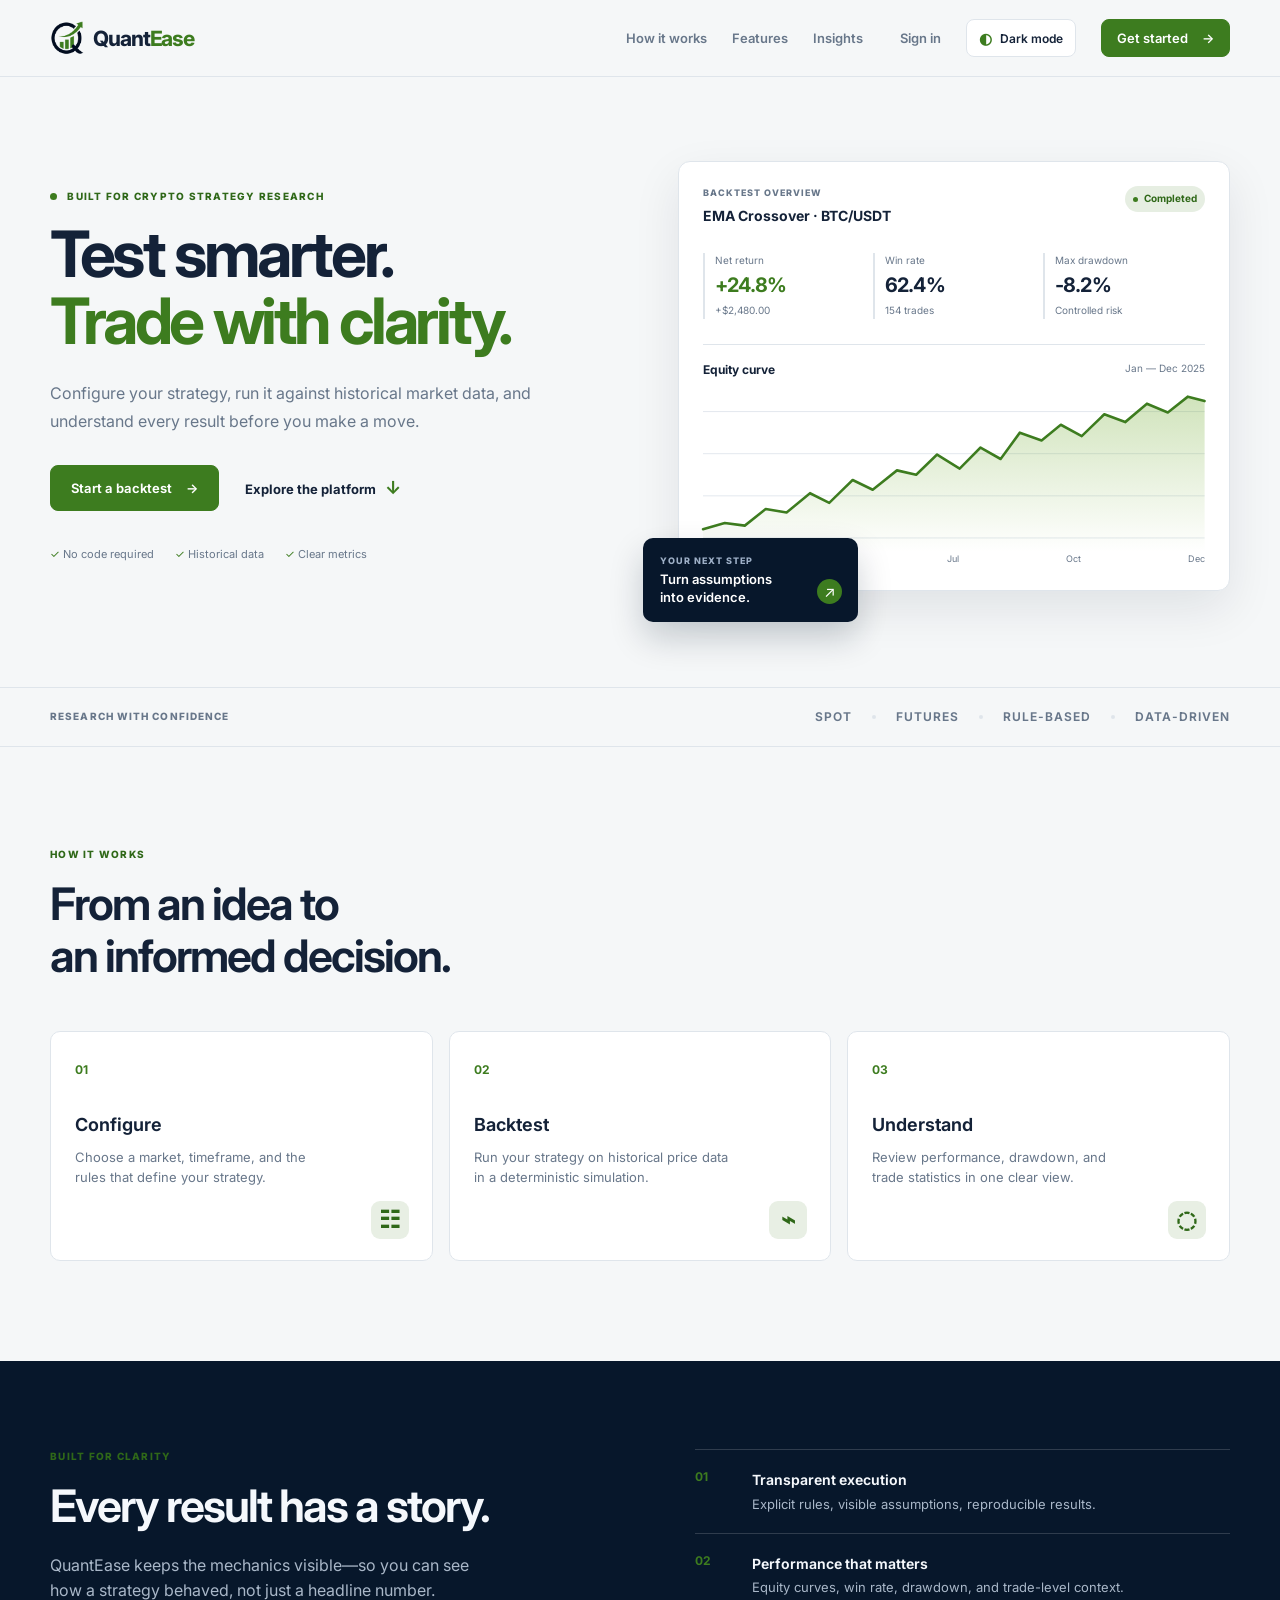
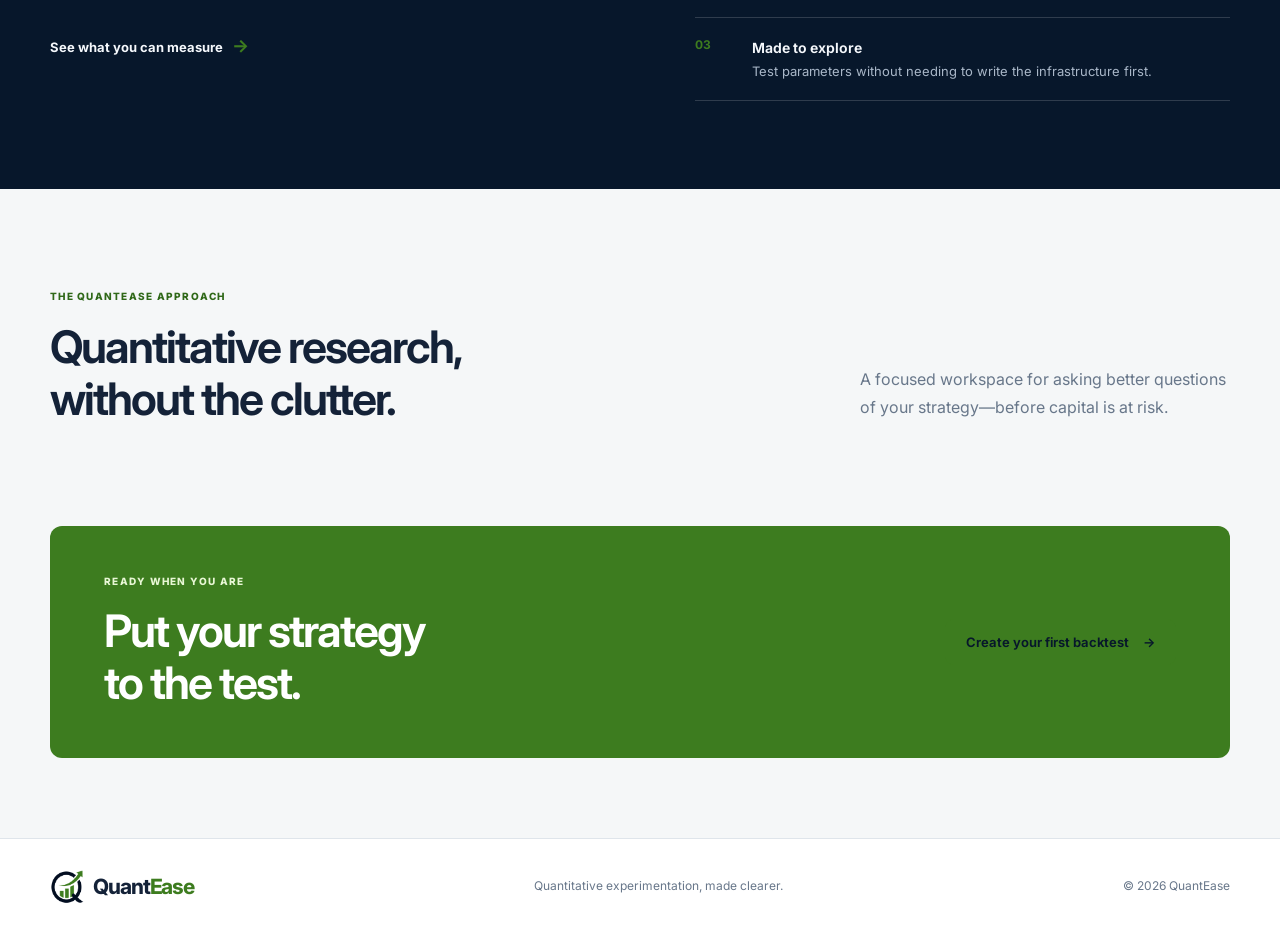
<file: FrontEnd/index.html>
<!DOCTYPE html>
<html lang="en">
<head>
  <meta charset="UTF-8">
  <meta name="viewport" content="width=device-width, initial-scale=1.0">
  <meta name="description" content="QuantEase makes crypto strategy backtesting clear, fast, and accessible.">
  <title>QuantEase | Test smarter. Trade with clarity.</title>
  <link rel="preconnect" href="https://fonts.googleapis.com">
  <link rel="preconnect" href="https://fonts.gstatic.com" crossorigin>
  <link href="https://fonts.googleapis.com/css2?family=Inter:wght@400;500;600;700;800&display=swap" rel="stylesheet">
  <script>
    try {
      const savedTheme = localStorage.getItem('quantease-theme');
      document.documentElement.dataset.theme = savedTheme || (window.matchMedia('(prefers-color-scheme: dark)').matches ? 'dark' : 'light');
    } catch (_) { document.documentElement.dataset.theme = 'light'; }
  </script>
  <link rel="stylesheet" href="styles.css">
</head>
<body>
  <header class="site-header">
    <nav class="nav container" aria-label="Main navigation">
      <a class="brand" href="#top" aria-label="QuantEase home"><img src="logo-01.png" alt=""><span>Quant<span>Ease</span></span></a>
      <button class="nav-toggle" type="button" aria-label="Open navigation" aria-expanded="false" aria-controls="nav-links"><span></span><span></span><span></span></button>
      <div class="nav-links" id="nav-links">
        <a href="#how-it-works">How it works</a>
        <a href="#features">Features</a>
        <a href="#insights">Insights</a>
        <a class="nav-signin" href="Auth/login.html">Sign in</a>
        <button class="theme-toggle" type="button" data-theme-toggle aria-label="Switch to dark mode" title="Switch to dark mode"><span class="theme-icon" aria-hidden="true">◐</span><span class="theme-label">Dark mode</span></button>
        <a class="button button-small" href="Auth/register.html">Get started <span aria-hidden="true">→</span></a>
      </div>
    </nav>
  </header>

  <main id="top">
    <section class="hero container" id="get-started">
      <div class="hero-copy">
        <p class="eyebrow"><span class="live-dot"></span> BUILT FOR CRYPTO STRATEGY RESEARCH</p>
        <h1>Test smarter.<br><em>Trade with clarity.</em></h1>
        <p class="hero-text">Configure your strategy, run it against historical market data, and understand every result before you make a move.</p>
        <div class="hero-actions">
          <a class="button button-large" href="#how-it-works">Start a backtest <span aria-hidden="true">→</span></a>
          <a class="text-link" href="#features">Explore the platform <span aria-hidden="true">↓</span></a>
        </div>
        <div class="trust-row" aria-label="Platform benefits">
          <span>✓ No code required</span><span>✓ Historical data</span><span>✓ Clear metrics</span>
        </div>
      </div>

      <div class="hero-visual" aria-label="Example QuantEase backtest dashboard">
        <div class="glow glow-one"></div><div class="glow glow-two"></div>
        <div class="dashboard-card">
          <div class="card-topbar"><div><span class="tiny-label">BACKTEST OVERVIEW</span><strong>EMA Crossover · BTC/USDT</strong></div><span class="status"><i></i> Completed</span></div>
          <div class="metric-grid">
            <div><span>Net return</span><strong class="positive">+24.8%</strong><small>+$2,480.00</small></div>
            <div><span>Win rate</span><strong>62.4%</strong><small>154 trades</small></div>
            <div><span>Max drawdown</span><strong>-8.2%</strong><small>Controlled risk</small></div>
          </div>
          <div class="chart-head"><span>Equity curve</span><span>Jan — Dec 2025</span></div>
          <div class="chart" role="img" aria-label="Example rising equity curve"><svg viewBox="0 0 600 188" preserveAspectRatio="none" aria-hidden="true"><defs><linearGradient id="chartFill" x1="0" x2="0" y1="0" y2="1"><stop offset="0" stop-color="#64a31e" stop-opacity=".3"/><stop offset="1" stop-color="#64a31e" stop-opacity="0"/></linearGradient></defs><path class="grid" d="M0 28H600M0 76H600M0 124H600M0 172H600"/><path class="area" d="M0 162 L26 155 L50 158 L75 139 L100 143 L128 121 L151 132 L179 106 L203 117 L232 95 L255 100 L280 77 L307 93 L332 69 L356 82 L379 52 L405 61 L428 43 L453 56 L480 31 L505 40 L531 19 L556 29 L580 11 L600 16 V188 H0Z"/><path class="line" d="M0 162 L26 155 L50 158 L75 139 L100 143 L128 121 L151 132 L179 106 L203 117 L232 95 L255 100 L280 77 L307 93 L332 69 L356 82 L379 52 L405 61 L428 43 L453 56 L480 31 L505 40 L531 19 L556 29 L580 11 L600 16"/></svg></div>
          <div class="chart-labels"><span>Jan</span><span>Apr</span><span>Jul</span><span>Oct</span><span>Dec</span></div>
        </div>
        <div class="floating-card"><span class="tiny-label">YOUR NEXT STEP</span><strong>Turn assumptions into evidence.</strong><span class="arrow-circle">↗</span></div>
      </div>
    </section>

    <section class="logos" aria-label="Supported market types"><div class="container"><span>RESEARCH WITH CONFIDENCE</span><div><b>SPOT</b><i></i><b>FUTURES</b><i></i><b>RULE-BASED</b><i></i><b>DATA-DRIVEN</b></div></div></section>

    <section class="process section container" id="how-it-works">
      <div class="section-intro"><p class="eyebrow">HOW IT WORKS</p><h2>From an idea to<br>an informed decision.</h2></div>
      <div class="steps">
        <article><span class="step-number">01</span><h3>Configure</h3><p>Choose a market, timeframe, and the rules that define your strategy.</p><div class="step-icon sliders">☷</div></article>
        <article><span class="step-number">02</span><h3>Backtest</h3><p>Run your strategy on historical price data in a deterministic simulation.</p><div class="step-icon chart-icon">⌁</div></article>
        <article><span class="step-number">03</span><h3>Understand</h3><p>Review performance, drawdown, and trade statistics in one clear view.</p><div class="step-icon inspect">◌</div></article>
      </div>
    </section>

    <section class="feature-band" id="features"><div class="container feature-layout"><div><p class="eyebrow light">BUILT FOR CLARITY</p><h2>Every result has a story.</h2><p class="feature-copy">QuantEase keeps the mechanics visible—so you can see how a strategy behaved, not just a headline number.</p><a class="text-link light-link" href="#insights">See what you can measure <span>→</span></a></div><div class="feature-points"><div><span>01</span><p><b>Transparent execution</b>Explicit rules, visible assumptions, reproducible results.</p></div><div><span>02</span><p><b>Performance that matters</b>Equity curves, win rate, drawdown, and trade-level context.</p></div><div><span>03</span><p><b>Made to explore</b>Test parameters without needing to write the infrastructure first.</p></div></div></div></section>

    <section class="insights section container" id="insights"><div class="section-intro"><p class="eyebrow">THE QUANTEASE APPROACH</p><h2>Quantitative research,<br>without the clutter.</h2></div><p class="insight-text">A focused workspace for asking better questions of your strategy—before capital is at risk.</p></section>

    <section class="cta container"><div><p class="eyebrow">READY WHEN YOU ARE</p><h2>Put your strategy<br>to the test.</h2></div><a class="button button-light button-large" href="Auth/register.html">Create your first backtest <span>→</span></a></section>
  </main>

  <footer><div class="container footer-inner"><a class="brand" href="#top"><img src="logo-01.png" alt=""><span>Quant<span>Ease</span></span></a><p>Quantitative experimentation, made clearer.</p><span>© 2026 QuantEase</span></div></footer>
  <script src="script.js"></script>
</body>
</html>
</file>
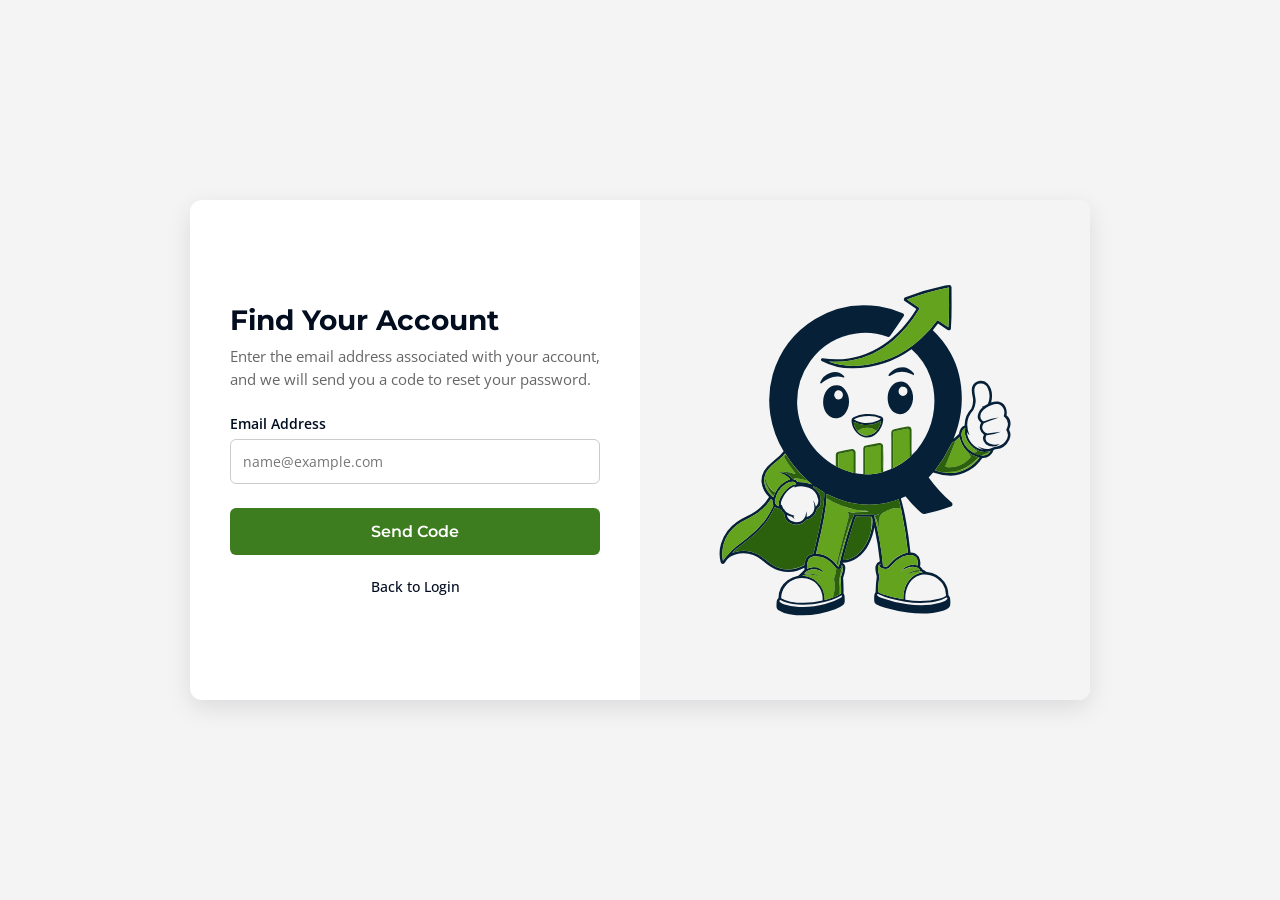
<file: FrontEnd/check_user.html>
<!DOCTYPE html>
<html lang="en">
<head>
    <meta charset="UTF-8">
    <meta name="viewport" content="width=device-width, initial-scale=1.0">
    <title>Quant-Ease | Reset Password</title>
    
    <!-- Import Montserrat and Open Sans from Google Fonts -->
    <link rel="preconnect" href="https://fonts.googleapis.com">
    <link rel="preconnect" href="https://fonts.gstatic.com" crossorigin>
    <link href="https://fonts.googleapis.com/css2?family=Montserrat:wght@600;700&family=Open+Sans:wght@400;500;600&display=swap" rel="stylesheet">

    <style>
        /* Color Palette & Typography */
        :root {
            --bg-color: #f4f4f4;
            --primary-color: #020d20;
            --secondary-color: #3d7c1f;
            --error-color: #d32f2f;
            --card-bg: #ffffff;
            --text-color: #333333;
        }

        * {
            box-sizing: border-box;
            margin: 0;
            padding: 0;
        }

        body {
            background-color: var(--bg-color);
            font-family: 'Open Sans', sans-serif;
            color: var(--text-color);
            display: flex;
            justify-content: center;
            align-items: center;
            min-height: 100vh;
            padding: 20px;
        }

        h1, h2, h3 {
            font-family: 'Montserrat', sans-serif;
            color: var(--primary-color);
        }

        /* Card Layout */
        .check-user-card {
            display: flex;
            background-color: var(--card-bg);
            border-radius: 12px;
            box-shadow: 0 8px 24px rgba(2, 13, 32, 0.1);
            overflow: hidden;
            width: 100%;
            max-width: 900px;
            min-height: 500px;
        }

        /* Left Half: Form */
        .form-section {
            flex: 1;
            padding: 40px;
            display: flex;
            flex-direction: column;
            justify-content: center;
        }

        .form-section h2 {
            margin-bottom: 8px;
            font-size: 28px;
        }

        .form-section p.subtitle {
            margin-bottom: 24px;
            color: #666;
            font-size: 15px;
            line-height: 1.5;
        }

        .input-group {
            display: flex;
            flex-direction: column;
            margin-bottom: 24px;
        }

        .input-group label {
            font-size: 14px;
            font-weight: 600;
            margin-bottom: 6px;
            color: var(--primary-color);
        }

        .input-group input {
            padding: 12px;
            border: 1px solid #ccc;
            border-radius: 6px;
            font-family: 'Open Sans', sans-serif;
            font-size: 14px;
            transition: border-color 0.3s ease;
        }

        .input-group input:focus {
            outline: none;
            border-color: var(--secondary-color);
        }

        button.send-code-btn {
            width: 100%;
            padding: 14px;
            background-color: var(--secondary-color);
            color: white;
            border: none;
            border-radius: 6px;
            font-family: 'Montserrat', sans-serif;
            font-size: 16px;
            font-weight: 600;
            cursor: pointer;
            transition: background-color 0.3s ease;
        }

        button.send-code-btn:hover {
            background-color: #2e5e17;
        }

        .back-link {
            text-align: center;
            margin-top: 20px;
        }

        .back-link a {
            color: var(--primary-color);
            text-decoration: none;
            font-size: 14px;
            font-weight: 500;
            transition: color 0.3s ease;
        }

        .back-link a:hover {
            color: var(--secondary-color);
            text-decoration: underline;
        }

        /* Error Message Container */
        #error-message {
            display: none;
            color: var(--error-color);
            background-color: #fdeaea;
            border-left: 4px solid var(--error-color);
            padding: 10px;
            margin-bottom: 20px;
            font-size: 14px;
            border-radius: 4px;
        }

        /* Right Half: Mascot */
        .mascot-section {
            flex: 1;
            background-color: var(--bg-color);
            display: flex;
            justify-content: center;
            align-items: center;
            padding: 40px;
        }

        .mascot-section img {
            max-width: 80%;
            height: auto;
        }

        /* Mobile Responsiveness */
        @media (max-width: 768px) {
            .check-user-card {
                flex-direction: column-reverse;
            }
            .mascot-section {
                padding: 20px;
                min-height: 200px;
            }
        }
    </style>
</head>
<body>

    <div class="check-user-card">
        <!-- Left Half: Check User Form -->
        <div class="form-section">
            <h2>Find Your Account</h2>
            <p class="subtitle">Enter the email address associated with your account, and we will send you a code to reset your password.</p>

            <div id="error-message"></div>

            <form id="checkUserForm">
                <div class="input-group">
                    <label for="email">Email Address</label>
                    <input type="email" id="email" name="email" required placeholder="name@example.com">
                </div>
                
                <button type="submit" class="send-code-btn" id="submitBtn">Send Code</button>

                <div class="back-link">
                    <a href="login.html">Back to Login</a>
                </div>
            </form>
        </div>

        <!-- Right Half: Mascot -->
        <div class="mascot-section">
            <img src="mascot.svg" alt="Quant-Ease Mascot">
        </div>
    </div>

    <script>
        document.getElementById('checkUserForm').addEventListener('submit', async function(event) {
            // Prevent standard form submission
            event.preventDefault();

            // Setup UI states
            const errorDiv = document.getElementById('error-message');
            const submitBtn = document.getElementById('submitBtn');
            errorDiv.style.display = 'none';
            submitBtn.textContent = 'Sending...';
            submitBtn.disabled = true;

            // Gather input
            const payload = {
                email: document.getElementById('email').value
            };

            try {
                // Send JSON request to local FastAPI backend
                const response = await fetch('http://127.0.0.1:8000/check_user', {
                    method: 'POST',
                    headers: {
                        'Content-Type': 'application/json'
                    },
                    body: JSON.stringify(payload)
                });

                if (response.status === 200) {
                    // Success! Route the user to the reset password page
                    window.location.href = 'reset_password.html';
                } else {
                    // Handle failure statuses (400, 401, 500, etc.)
                    const errorData = await response.json();
                    const errorMessage = errorData.detail || errorData.message ;
                    
                    errorDiv.textContent = errorMessage;
                    errorDiv.style.display = 'block';
                }
            } catch (error) {
                // Handle network/connection errors
                errorDiv.textContent = 'Network error. Could not connect to the backend server.';
                errorDiv.style.display = 'block';
            } finally {
                // Restore button state
                submitBtn.textContent = 'Send Code';
                submitBtn.disabled = false;
            }
        });
    </script>

</body>
</html>
</file>
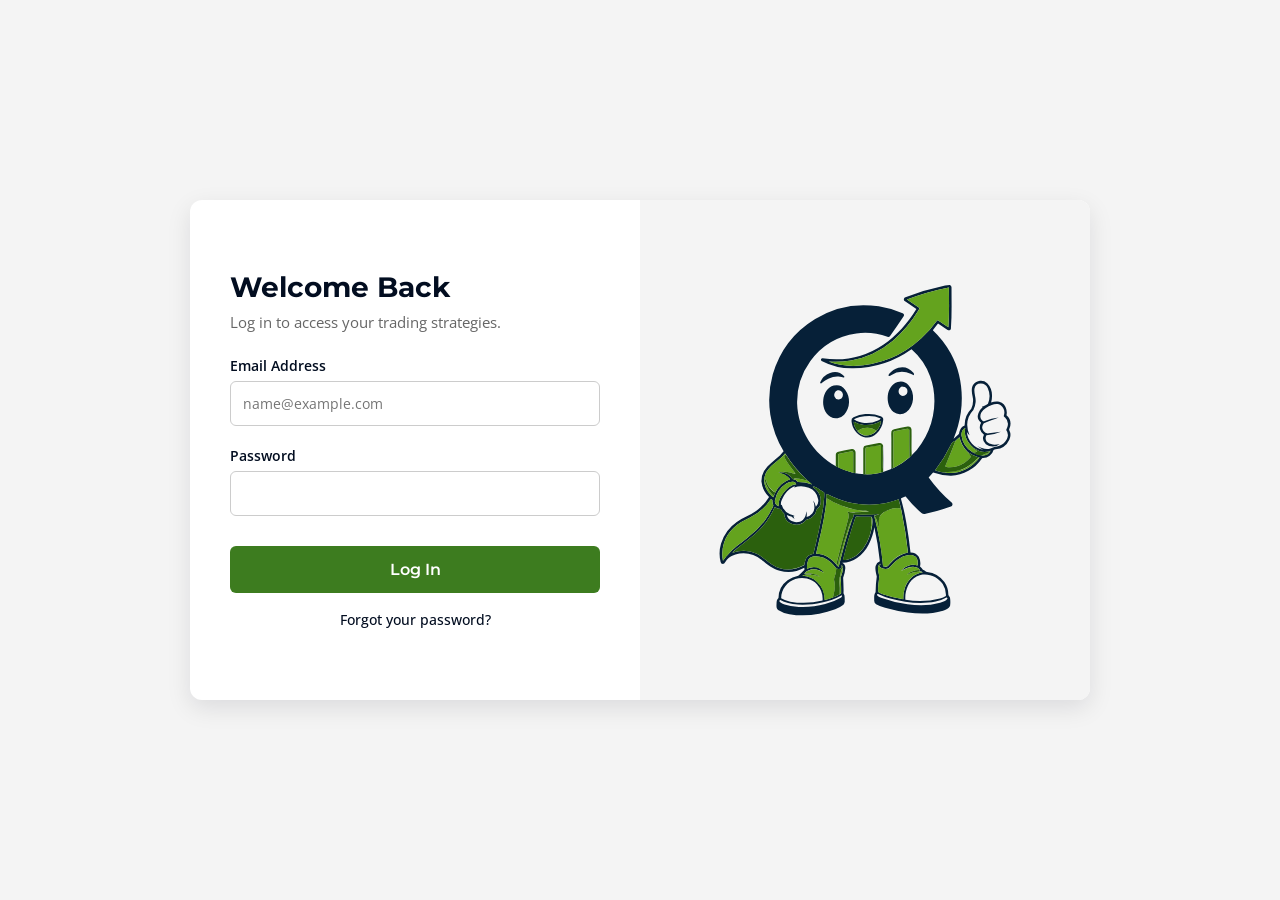
<file: FrontEnd/login.html>
<!DOCTYPE html>
<html lang="en">
<head>
    <meta charset="UTF-8">
    <meta name="viewport" content="width=device-width, initial-scale=1.0">
    <title>Quant-Ease | Login</title>
    
    <!-- Import Montserrat and Open Sans from Google Fonts -->
    <link rel="preconnect" href="https://fonts.googleapis.com">
    <link rel="preconnect" href="https://fonts.gstatic.com" crossorigin>
    <link href="https://fonts.googleapis.com/css2?family=Montserrat:wght@600;700&family=Open+Sans:wght@400;500;600&display=swap" rel="stylesheet">

    <style>
        /* Color Palette & Typography */
        :root {
            --bg-color: #f4f4f4;
            --primary-color: #020d20;
            --secondary-color: #3d7c1f;
            --error-color: #d32f2f;
            --card-bg: #ffffff;
            --text-color: #333333;
        }

        * {
            box-sizing: border-box;
            margin: 0;
            padding: 0;
        }

        body {
            background-color: var(--bg-color);
            font-family: 'Open Sans', sans-serif;
            color: var(--text-color);
            display: flex;
            justify-content: center;
            align-items: center;
            min-height: 100vh;
            padding: 20px;
        }

        h1, h2, h3 {
            font-family: 'Montserrat', sans-serif;
            color: var(--primary-color);
        }

        /* Card Layout */
        .login-card {
            display: flex;
            background-color: var(--card-bg);
            border-radius: 12px;
            box-shadow: 0 8px 24px rgba(2, 13, 32, 0.1);
            overflow: hidden;
            width: 100%;
            max-width: 900px;
            min-height: 500px;
        }

        /* Left Half: Form */
        .form-section {
            flex: 1;
            padding: 40px;
            display: flex;
            flex-direction: column;
            justify-content: center;
        }

        .form-section h2 {
            margin-bottom: 8px;
            font-size: 28px;
        }

        .form-section p.subtitle {
            margin-bottom: 24px;
            color: #666;
            font-size: 15px;
        }

        .input-group {
            display: flex;
            flex-direction: column;
            margin-bottom: 20px;
        }

        .input-group label {
            font-size: 14px;
            font-weight: 600;
            margin-bottom: 6px;
            color: var(--primary-color);
        }

        .input-group input {
            padding: 12px;
            border: 1px solid #ccc;
            border-radius: 6px;
            font-family: 'Open Sans', sans-serif;
            font-size: 14px;
            transition: border-color 0.3s ease;
        }

        .input-group input:focus {
            outline: none;
            border-color: var(--secondary-color);
        }

        button.login-btn {
            width: 100%;
            padding: 14px;
            background-color: var(--secondary-color);
            color: white;
            border: none;
            border-radius: 6px;
            font-family: 'Montserrat', sans-serif;
            font-size: 16px;
            font-weight: 600;
            cursor: pointer;
            transition: background-color 0.3s ease;
            margin-top: 10px;
        }

        button.login-btn:hover {
            background-color: #2e5e17;
        }

        .reset-link-container {
            text-align: center;
            margin-top: 15px;
        }

        .reset-link-container a {
            color: var(--primary-color);
            text-decoration: none;
            font-size: 14px;
            font-weight: 500;
            transition: color 0.3s ease;
        }

        .reset-link-container a:hover {
            color: var(--secondary-color);
            text-decoration: underline;
        }

        /* Error Message Container */
        #error-message {
            display: none;
            color: var(--error-color);
            background-color: #fdeaea;
            border-left: 4px solid var(--error-color);
            padding: 10px;
            margin-bottom: 20px;
            font-size: 14px;
            border-radius: 4px;
        }

        /* Right Half: Mascot */
        .mascot-section {
            flex: 1;
            background-color: var(--bg-color);
            display: flex;
            justify-content: center;
            align-items: center;
            padding: 40px;
        }

        .mascot-section img {
            max-width: 80%;
            height: auto;
        }

        /* Mobile Responsiveness */
        @media (max-width: 768px) {
            .login-card {
                flex-direction: column-reverse;
            }
            .mascot-section {
                padding: 20px;
                min-height: 200px;
            }
        }
    </style>
</head>
<body>

    <div class="login-card">
        <!-- Left Half: Login Form -->
        <div class="form-section">
            <h2>Welcome Back</h2>
            <p class="subtitle">Log in to access your trading strategies.</p>

            <div id="error-message"></div>

            <form id="loginForm">
                <div class="input-group">
                    <label for="email">Email Address</label>
                    <input type="email" id="email" name="email" required placeholder="name@example.com">
                </div>
                
                <div class="input-group">
                    <label for="password">Password</label>
                    <input type="password" id="password" name="password" required>
                </div>
                
                <button type="submit" class="login-btn" id="submitBtn">Log In</button>
                
                <div class="reset-link-container">
                    <a href="reset_password.html">Forgot your password?</a>
                </div>
            </form>
        </div>

        <!-- Right Half: Mascot -->
        <div class="mascot-section">
            <img src="mascot.svg" alt="Quant-Ease Mascot">
        </div>
    </div>

    <script>
        document.getElementById('loginForm').addEventListener('submit', async function(event) {
            // Prevent standard form submission
            event.preventDefault();

            // Setup UI states
            const errorDiv = document.getElementById('error-message');
            const submitBtn = document.getElementById('submitBtn');
            errorDiv.style.display = 'none';
            submitBtn.textContent = 'Logging in...';
            submitBtn.disabled = true;

            // Gather inputs
            const payload = {
                email: document.getElementById('email').value,
                password: document.getElementById('password').value
            };

            try {
                // Send JSON request to local FastAPI backend
                const response = await fetch('http://127.0.0.1:8000/login', {
                    method: 'POST',
                    headers: {
                        'Content-Type': 'application/json'
                    },
                    body: JSON.stringify(payload)
                });

                if (response.status === 200) {
                    // Success! Route the user to the home/dashboard page
                    window.location.href = 'home.html';
                } else {
                    // Handle failure statuses (500, 401, 404, etc.)
                    const errorData = await response.json();
                    const errorMessage = errorData.detail || errorData.message || 'Login failed. Please check your credentials and try again.';
                    
                    errorDiv.textContent = errorMessage;
                    errorDiv.style.display = 'block';
                }
            } catch (error) {
                // Handle network/connection errors
                errorDiv.textContent = 'Network error. Could not connect to the backend server.';
                errorDiv.style.display = 'block';
            } finally {
                // Restore button state
                submitBtn.textContent = 'Log In';
                submitBtn.disabled = false;
            }
        });
    </script>

</body>
</html>
</file>
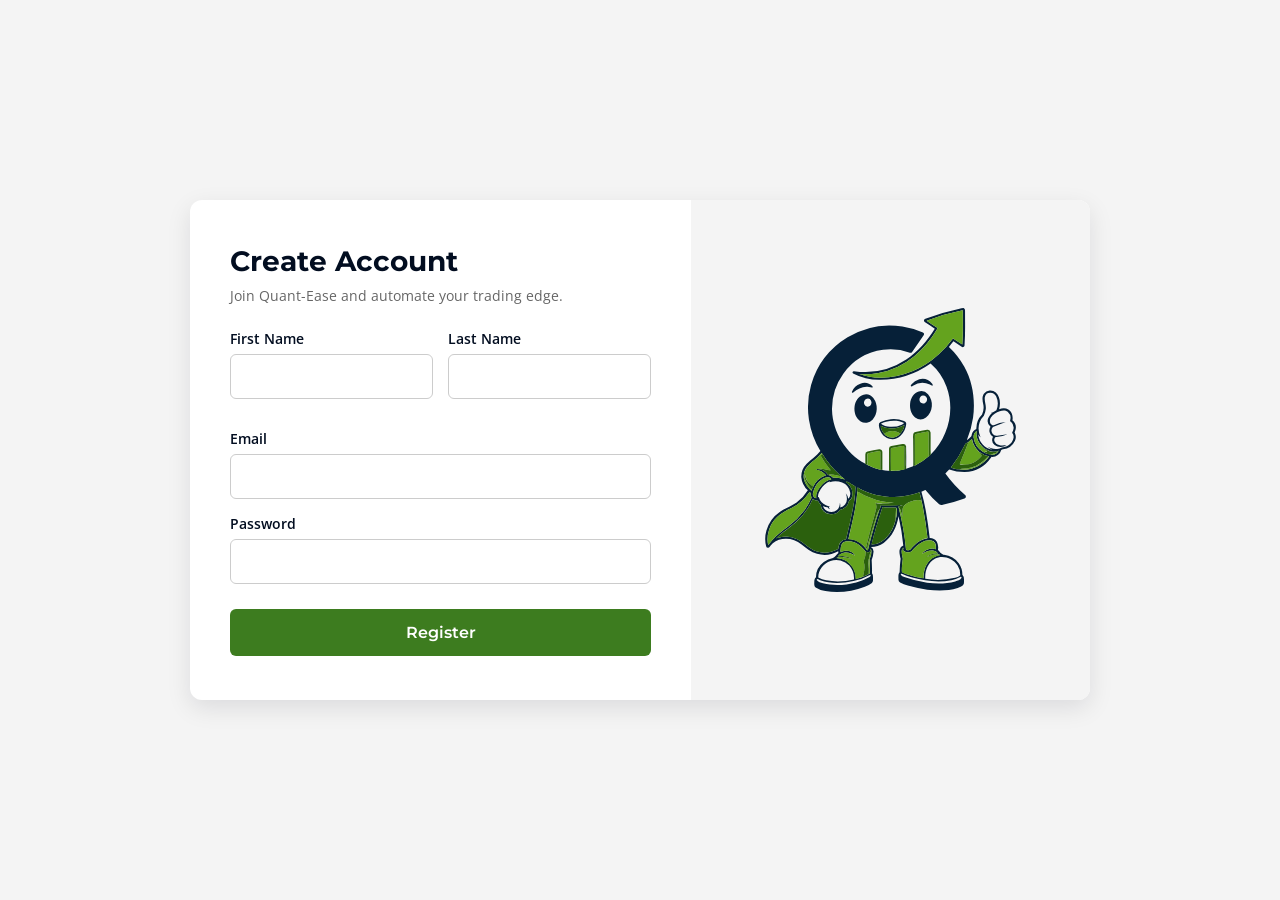
<file: FrontEnd/register.html>
<!DOCTYPE html>
<html lang="en">
<head>
    <meta charset="UTF-8">
    <meta name="viewport" content="width=device-width, initial-scale=1.0">
    <title>Quant-Ease | Register</title>
    
    <!-- Import Montserrat and Open Sans from Google Fonts -->
    <link rel="preconnect" href="https://fonts.googleapis.com">
    <link rel="preconnect" href="https://fonts.gstatic.com" crossorigin>
    <link href="https://fonts.googleapis.com/css2?family=Montserrat:wght@600;700&family=Open+Sans:wght@400;500;600&display=swap" rel="stylesheet">

    <style>
        /* Color Palette & Typography */
        :root {
            --bg-color: #f4f4f4;
            --primary-color: #020d20;
            --secondary-color: #3d7c1f;
            --error-color: #d32f2f;
            --card-bg: #ffffff;
            --text-color: #333333;
        }

        * {
            box-sizing: border-box;
            margin: 0;
            padding: 0;
        }

        body {
            background-color: var(--bg-color);
            font-family: 'Open Sans', sans-serif;
            color: var(--text-color);
            display: flex;
            justify-content: center;
            align-items: center;
            min-height: 100vh;
            padding: 20px;
        }

        h1, h2, h3 {
            font-family: 'Montserrat', sans-serif;
            color: var(--primary-color);
        }

        /* Card Layout */
        .register-card {
            display: flex;
            background-color: var(--card-bg);
            border-radius: 12px;
            box-shadow: 0 8px 24px rgba(2, 13, 32, 0.1);
            overflow: hidden;
            width: 100%;
            max-width: 900px;
            min-height: 500px;
        }

        /* Left Half: Form */
        .form-section {
            flex: 1;
            padding: 40px;
            display: flex;
            flex-direction: column;
            justify-content: center;
        }

        .form-section h2 {
            margin-bottom: 8px;
            font-size: 28px;
        }

        .form-section p {
            margin-bottom: 24px;
            color: #666;
            font-size: 14px;
        }

        .form-row {
            display: flex;
            gap: 15px;
            margin-bottom: 15px;
        }

        .input-group {
            flex: 1;
            display: flex;
            flex-direction: column;
            margin-bottom: 15px;
        }

        .input-group label {
            font-size: 14px;
            font-weight: 600;
            margin-bottom: 6px;
            color: var(--primary-color);
        }

        .input-group input {
            padding: 12px;
            border: 1px solid #ccc;
            border-radius: 6px;
            font-family: 'Open Sans', sans-serif;
            font-size: 14px;
            transition: border-color 0.3s ease;
        }

        .input-group input:focus {
            outline: none;
            border-color: var(--secondary-color);
        }

        button.register-btn {
            width: 100%;
            padding: 14px;
            background-color: var(--secondary-color);
            color: white;
            border: none;
            border-radius: 6px;
            font-family: 'Montserrat', sans-serif;
            font-size: 16px;
            font-weight: 600;
            cursor: pointer;
            transition: background-color 0.3s ease;
            margin-top: 10px;
        }

        button.register-btn:hover {
            background-color: #2e5e17; /* A slightly darker shade of secondary */
        }

        /* Error Message Container */
        #error-message {
            display: none;
            color: var(--error-color);
            background-color: #fdeaea;
            border-left: 4px solid var(--error-color);
            padding: 10px;
            margin-bottom: 20px;
            font-size: 14px;
            border-radius: 4px;
        }

        /* Right Half: Mascot */
        .mascot-section {
            flex: 1;
            background-color: var(--bg-color);
            display: flex;
            justify-content: center;
            align-items: center;
            padding: 40px;
        }

        .mascot-section img {
            max-width: 80%;
            height: auto;
        }

        /* Mobile Responsiveness */
        @media (max-width: 768px) {
            .register-card {
                flex-direction: column-reverse; /* Form on top, mascot on bottom for mobile */
            }
            .form-row {
                flex-direction: column;
                gap: 0;
            }
            .mascot-section {
                padding: 20px;
            }
        }
    </style>
</head>
<body>

    <div class="register-card">
        <!-- Left Half: Registration Form -->
        <div class="form-section">
            <h2>Create Account</h2>
            <p>Join Quant-Ease and automate your trading edge.</p>

            <div id="error-message"></div>

            <form id="registerForm" type = "submit" method = "POST">
                <div class="form-row">
                    <div class="input-group">
                        <label for="firstname">First Name</label>
                        <input type="text" id="firstname" name="firstname" required>
                    </div>
                    <div class="input-group">
                        <label for="lastname">Last Name</label>
                        <input type="text" id="lastname" name="lastname" required>
                    </div>
                </div>
                
                <div class="input-group">
                    <label for="email">Email</label>
                    <input type="email" id="email" name="email" required>
                </div>
                
                <div class="input-group">
                    <label for="password">Password</label>
                    <input type="password" id="password" name="password" required>
                </div>
                
                <button type="submit" class="register-btn" id="submitBtn">Register</button>
            </form>
        </div>

        <!-- Right Half: Mascot -->
        <div class="mascot-section">
            <img src="mascot.svg" alt="Quant-Ease Mascot">
        </div>
    </div>

    <script>
        document.getElementById('registerForm').addEventListener('submit', async function(event) {
            // Prevent the default HTML form submission
            event.preventDefault();

            // Clear previous errors and update button state
            const errorDiv = document.getElementById('error-message');
            const submitBtn = document.getElementById('submitBtn');
            errorDiv.style.display = 'none';
            submitBtn.textContent = 'Processing...';
            submitBtn.disabled = true;

            // Gather data from the form
            const formData = {
                f_name: document.getElementById('firstname').value,
                l_name: document.getElementById('lastname').value,
                email: document.getElementById('email').value,
                password: document.getElementById('password').value
            };

            try {
                // Send JSON request to FastAPI endpoint
                const response = await fetch('http://127.0.0.1:8000/register', {
                    method: 'POST',
                    headers: {
                        'Content-Type': 'application/json'
                    },
                    body: JSON.stringify(formData)
                });

                if (response.ok){
                    // Success! Redirect to the verification page
                    window.location.href = 'verify_email.html';
                } else {
                    // Handle failure (e.g., email already exists, weak password)
                    // FastAPI typically returns errors in a "detail" key
                    const errorData = await response.json();
                    const errorMessage = errorData.detail || errorData.message || 'Registration failed. Please try again.';
                    
                    errorDiv.textContent = errorMessage;
                    errorDiv.style.display = 'block';
                }
            } catch (error) {
                // Handle network errors (e.g., backend is down)
                errorDiv.textContent = 'Network error. Please ensure the server is running and try again.';
                errorDiv.style.display = 'block';
            } finally {
                // Reset button state
                submitBtn.textContent = 'Register';
                submitBtn.disabled = false;
            }
        });
    </script>

</body>
</html>
</file>
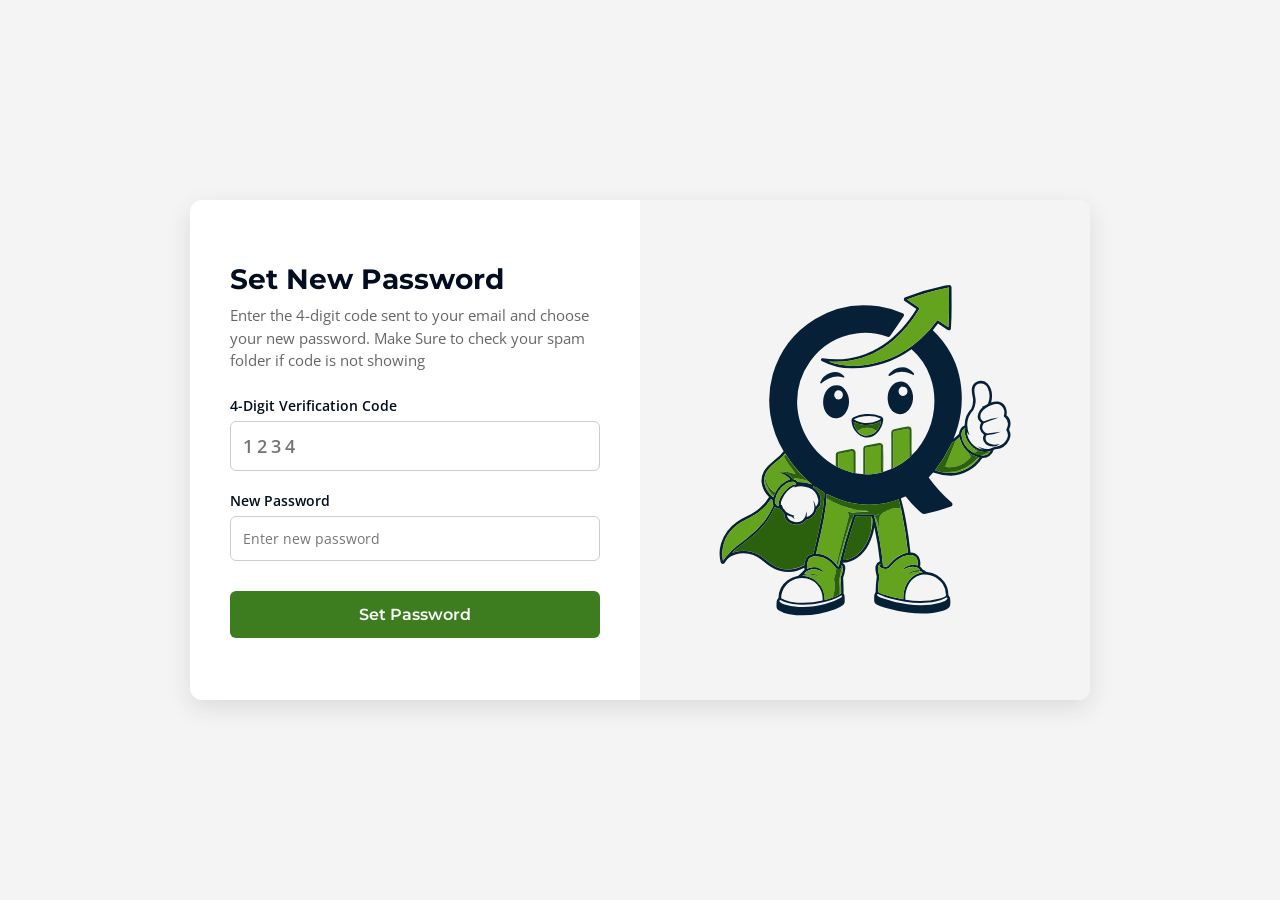
<file: FrontEnd/reset_password.html>
<!DOCTYPE html>
<html lang="en">
<head>
    <meta charset="UTF-8">
    <meta name="viewport" content="width=device-width, initial-scale=1.0">
    <title>Quant-Ease | Set New Password</title>
    
    <!-- Import Montserrat and Open Sans from Google Fonts -->
    <link rel="preconnect" href="https://fonts.googleapis.com">
    <link rel="preconnect" href="https://fonts.gstatic.com" crossorigin>
    <link href="https://fonts.googleapis.com/css2?family=Montserrat:wght@600;700&family=Open+Sans:wght@400;500;600&display=swap" rel="stylesheet">

    <style>
        /* Color Palette & Typography */
        :root {
            --bg-color: #f4f4f4;
            --primary-color: #020d20;
            --secondary-color: #3d7c1f;
            --error-color: #d32f2f;
            --card-bg: #ffffff;
            --text-color: #333333;
        }

        * {
            box-sizing: border-box;
            margin: 0;
            padding: 0;
        }

        body {
            background-color: var(--bg-color);
            font-family: 'Open Sans', sans-serif;
            color: var(--text-color);
            display: flex;
            justify-content: center;
            align-items: center;
            min-height: 100vh;
            padding: 20px;
        }

        h1, h2, h3 {
            font-family: 'Montserrat', sans-serif;
            color: var(--primary-color);
        }

        /* Card Layout */
        .reset-card {
            display: flex;
            background-color: var(--card-bg);
            border-radius: 12px;
            box-shadow: 0 8px 24px rgba(2, 13, 32, 0.1);
            overflow: hidden;
            width: 100%;
            max-width: 900px;
            min-height: 500px;
        }

        /* Left Half: Form */
        .form-section {
            flex: 1;
            padding: 40px;
            display: flex;
            flex-direction: column;
            justify-content: center;
        }

        .form-section h2 {
            margin-bottom: 8px;
            font-size: 28px;
        }

        .form-section p.subtitle {
            margin-bottom: 24px;
            color: #666;
            font-size: 15px;
            line-height: 1.5;
        }

        .input-group {
            display: flex;
            flex-direction: column;
            margin-bottom: 20px;
        }

        .input-group label {
            font-size: 14px;
            font-weight: 600;
            margin-bottom: 6px;
            color: var(--primary-color);
        }

        .input-group input {
            padding: 12px;
            border: 1px solid #ccc;
            border-radius: 6px;
            font-family: 'Open Sans', sans-serif;
            font-size: 14px;
            transition: border-color 0.3s ease;
        }

        .input-group input:focus {
            outline: none;
            border-color: var(--secondary-color);
        }

        .input-group input#code {
            letter-spacing: 4px;
            font-size: 18px;
            font-weight: 600;
        }

        button.set-pass-btn {
            width: 100%;
            padding: 14px;
            background-color: var(--secondary-color);
            color: white;
            border: none;
            border-radius: 6px;
            font-family: 'Montserrat', sans-serif;
            font-size: 16px;
            font-weight: 600;
            cursor: pointer;
            transition: background-color 0.3s ease;
            margin-top: 10px;
        }

        button.set-pass-btn:hover {
            background-color: #2e5e17;
        }

        .back-link {
            text-align: center;
            margin-top: 20px;
        }

        .back-link a {
            color: var(--primary-color);
            text-decoration: none;
            font-size: 14px;
            font-weight: 500;
            transition: color 0.3s ease;
        }

        /* Error Message Container */
        #error-message {
            display: none;
            color: var(--error-color);
            background-color: #fdeaea;
            border-left: 4px solid var(--error-color);
            padding: 10px;
            margin-bottom: 20px;
            font-size: 14px;
            border-radius: 4px;
        }

        /* Right Half: Mascot */
        .mascot-section {
            flex: 1;
            background-color: var(--bg-color);
            display: flex;
            justify-content: center;
            align-items: center;
            padding: 40px;
        }

        .mascot-section img {
            max-width: 80%;
            height: auto;
        }

        /* Mobile Responsiveness */
        @media (max-width: 768px) {
            .reset-card {
                flex-direction: column-reverse;
            }
            .mascot-section {
                padding: 20px;
                min-height: 200px;
            }
        }
    </style>
</head>
<body>

    <div class="reset-card">
        <!-- Left Half: Set Password Form -->
        <div class="form-section">
            <h2>Set New Password</h2>
            <p class="subtitle">Enter the 4-digit code sent to your email and choose your new password. Make Sure to check your spam folder if code is not showing</p>

            <div id="error-message"></div>

            <form id="resetPassForm">
                <div class="input-group">
                    <label for="code">4-Digit Verification Code</label>
                    <input type="text" id="code" name="code" required maxlength="4" pattern="\d{4}" placeholder="1234" autocomplete="one-time-code">
                </div>

                <div class="input-group">
                    <label for="new_password">New Password</label>
                    <input type="password" id="new_password" name="new_password" required placeholder="Enter new password">
                </div>
                
                <button type="submit" class="set-pass-btn" id="submitBtn">Set Password</button>
            </form>
        </div>

        <!-- Right Half: Mascot -->
        <div class="mascot-section">
            <img src="mascot.svg" alt="Quant-Ease Mascot">
        </div>
    </div>

    <script>
        document.getElementById('resetPassForm').addEventListener('submit', async function(event) {
            // Prevent default browser form submission
            event.preventDefault();

            // Setup UI states
            const errorDiv = document.getElementById('error-message');
            const submitBtn = document.getElementById('submitBtn');
            errorDiv.style.display = 'none';
            submitBtn.textContent = 'Updating...';
            submitBtn.disabled = true;

            // Gather JSON payload
            const payload = {
                code: document.getElementById('code').value,
                new_pass: document.getElementById('new_password').value
            };

            try {
                // Send JSON POST request to local FastAPI backend
                const response = await fetch('http://127.0.0.1:8000/reset_pass', {
                    method: 'PUT',
                    headers: {
                        'Content-Type': 'application/json'
                    },
                    body: JSON.stringify(payload)
                });

                if (response.status === 200) {
                    // Success! Redirect user to login page
                    window.location.href = 'login.html';
                } else {
                    // Handle server errors (400, 401, 500, etc.)
                    const errorData = await response.json();
                    const errorMessage = errorData.detail || errorData.message || 'Failed to reset password. Please check your verification code.';
                    
                    errorDiv.textContent = errorMessage;
                    errorDiv.style.display = 'block';
                }
            } catch (error) {
                // Handle network error
                errorDiv.textContent = 'Network error. Could not connect to the backend server.';
                errorDiv.style.display = 'block';
            } finally {
                // Restore button state
                submitBtn.textContent = 'Set Password';
                submitBtn.disabled = false;
            }
        });
    </script>

</body>
</html>
</file>
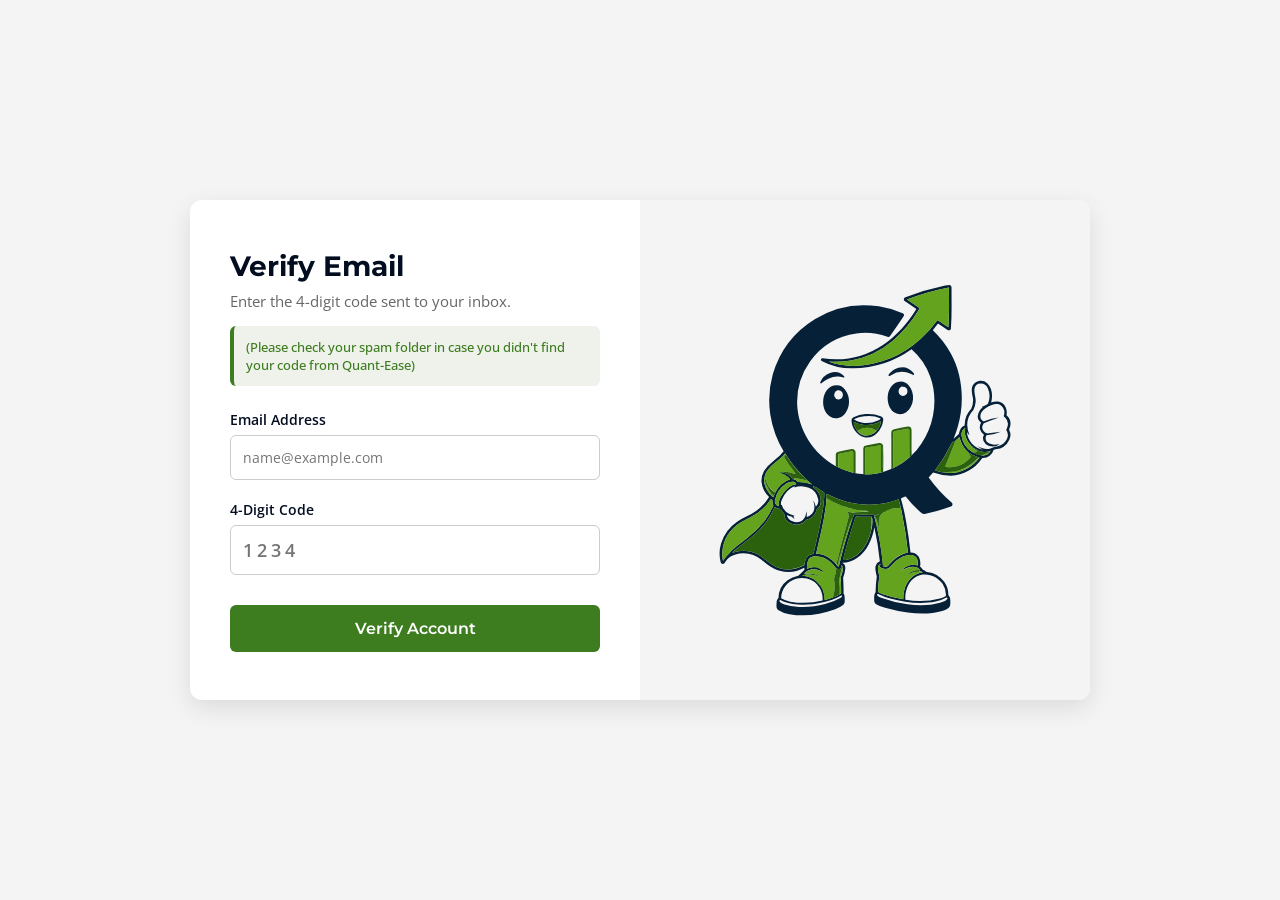
<file: FrontEnd/verify_email.html>
<!DOCTYPE html>
<html lang="en">
<head>
    <meta charset="UTF-8">
    <meta name="viewport" content="width=device-width, initial-scale=1.0">
    <title>Quant-Ease | Verify Email</title>
    
    <!-- Import Montserrat and Open Sans from Google Fonts -->
    <link rel="preconnect" href="https://fonts.googleapis.com">
    <link rel="preconnect" href="https://fonts.gstatic.com" crossorigin>
    <link href="https://fonts.googleapis.com/css2?family=Montserrat:wght@600;700&family=Open+Sans:wght@400;500;600&display=swap" rel="stylesheet">

    <style>
        /* Color Palette & Typography */
        :root {
            --bg-color: #f4f4f4;
            --primary-color: #020d20;
            --secondary-color: #3d7c1f;
            --error-color: #d32f2f;
            --card-bg: #ffffff;
            --text-color: #333333;
        }

        * {
            box-sizing: border-box;
            margin: 0;
            padding: 0;
        }

        body {
            background-color: var(--bg-color);
            font-family: 'Open Sans', sans-serif;
            color: var(--text-color);
            display: flex;
            justify-content: center;
            align-items: center;
            min-height: 100vh;
            padding: 20px;
        }

        h1, h2, h3 {
            font-family: 'Montserrat', sans-serif;
            color: var(--primary-color);
        }

        /* Card Layout */
        .verify-card {
            display: flex;
            background-color: var(--card-bg);
            border-radius: 12px;
            box-shadow: 0 8px 24px rgba(2, 13, 32, 0.1);
            overflow: hidden;
            width: 100%;
            max-width: 900px;
            min-height: 500px;
        }

        /* Left Half: Form */
        .form-section {
            flex: 1;
            padding: 40px;
            display: flex;
            flex-direction: column;
            justify-content: center;
        }

        .form-section h2 {
            margin-bottom: 8px;
            font-size: 28px;
        }

        .form-section p.subtitle {
            margin-bottom: 15px;
            color: #666;
            font-size: 15px;
        }

        .spam-notice {
            background-color: #eef2eb;
            color: var(--secondary-color);
            padding: 12px;
            border-radius: 6px;
            font-size: 13px;
            margin-bottom: 24px;
            border-left: 4px solid var(--secondary-color);
            font-weight: 500;
        }

        .input-group {
            display: flex;
            flex-direction: column;
            margin-bottom: 20px;
        }

        .input-group label {
            font-size: 14px;
            font-weight: 600;
            margin-bottom: 6px;
            color: var(--primary-color);
        }

        .input-group input {
            padding: 12px;
            border: 1px solid #ccc;
            border-radius: 6px;
            font-family: 'Open Sans', sans-serif;
            font-size: 14px;
            transition: border-color 0.3s ease;
        }

        .input-group input:focus {
            outline: none;
            border-color: var(--secondary-color);
        }

        .input-group input#code {
            letter-spacing: 4px;
            font-size: 18px;
            font-weight: 600;
        }

        button.verify-btn {
            width: 100%;
            padding: 14px;
            background-color: var(--secondary-color);
            color: white;
            border: none;
            border-radius: 6px;
            font-family: 'Montserrat', sans-serif;
            font-size: 16px;
            font-weight: 600;
            cursor: pointer;
            transition: background-color 0.3s ease;
            margin-top: 10px;
        }

        button.verify-btn:hover {
            background-color: #2e5e17;
        }

        /* Error Message Container */
        #error-message {
            display: none;
            color: var(--error-color);
            background-color: #fdeaea;
            border-left: 4px solid var(--error-color);
            padding: 10px;
            margin-bottom: 20px;
            font-size: 14px;
            border-radius: 4px;
        }

        /* Right Half: Mascot */
        .mascot-section {
            flex: 1;
            background-color: var(--bg-color);
            display: flex;
            justify-content: center;
            align-items: center;
            padding: 40px;
        }

        .mascot-section img {
            max-width: 80%;
            height: auto;
        }

        /* Mobile Responsiveness */
        @media (max-width: 768px) {
            .verify-card {
                flex-direction: column-reverse;
            }
            .mascot-section {
                padding: 20px;
                min-height: 200px;
            }
        }
    </style>
</head>
<body>

    <div class="verify-card">
        <!-- Left Half: Verification Form -->
        <div class="form-section">
            <h2>Verify Email</h2>
            <p class="subtitle">Enter the 4-digit code sent to your inbox.</p>

            <div class="spam-notice">
                (Please check your spam folder in case you didn't find your code from Quant-Ease)
            </div>

            <div id="error-message"></div>

            <form id="verifyForm">
                <div class="input-group">
                    <label for="email">Email Address</label>
                    <input type="email" id="email" name="email" required placeholder="name@example.com">
                </div>
                
                <div class="input-group">
                    <label for="code">4-Digit Code</label>
                    <input type="text" id="code" name="code" required maxlength="4" pattern="\d{4}" placeholder="1234" autocomplete="one-time-code">
                </div>
                
                <button type="submit" class="verify-btn" id="submitBtn">Verify Account</button>
            </form>
        </div>

        <!-- Right Half: Mascot -->
        <div class="mascot-section">
            <img src="mascot.svg" alt="Quant-Ease Mascot">
        </div>
    </div>

    <script>
        document.getElementById('verifyForm').addEventListener('submit', async function(event) {
            // Prevent standard form submission
            event.preventDefault();

            // Setup UI states
            const errorDiv = document.getElementById('error-message');
            const submitBtn = document.getElementById('submitBtn');
            errorDiv.style.display = 'none';
            submitBtn.textContent = 'Verifying...';
            submitBtn.disabled = true;

            // Gather inputs (code is extracted as a string)
            const payload = {
                email: document.getElementById('email').value,
                code: document.getElementById('code').value
            };

            try {
                // Send JSON request to local FastAPI backend
                const response = await fetch('http://127.0.0.1:8000/verify', {
                    method: 'POST',
                    headers: {
                        'Content-Type': 'application/json'
                    },
                    body: JSON.stringify(payload)
                });

                if (response.status === 200) {
                    // Success! Route the user to login
                    window.location.href = 'login.html';
                } else {
                    // Handle 500 or other failure statuses
                    const errorData = await response.json();
                    const errorMessage = errorData.detail || errorData.message || 'Verification failed. Please check your code and try again.';
                    
                    errorDiv.textContent = errorMessage;
                    errorDiv.style.display = 'block';
                }
            } catch (error) {
                // Handle network/connection errors
                errorDiv.textContent = 'Network error. Could not connect to the backend server.';
                errorDiv.style.display = 'block';
            } finally {
                // Restore button state
                submitBtn.textContent = 'Verify Account';
                submitBtn.disabled = false;
            }
        });
    </script>

</body>
</html>
</file>
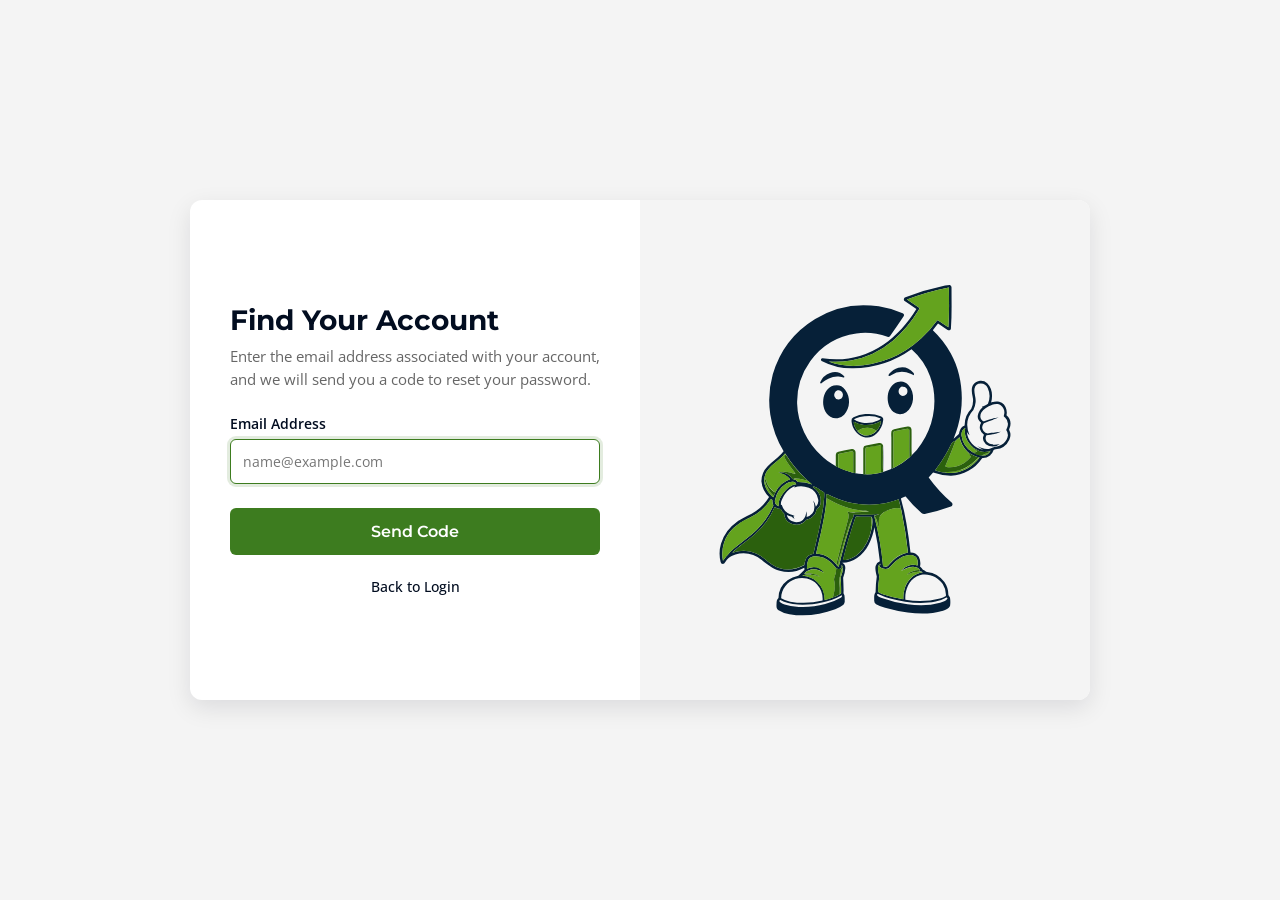
<file: FrontEnd/Auth/check_user.html>
<!DOCTYPE html>
<html lang="en">
<head>
    <meta charset="UTF-8">
    <meta name="viewport" content="width=device-width, initial-scale=1.0">
    <title>QuantEase | Reset password</title>
    
    <!-- Import Montserrat and Open Sans from Google Fonts -->
    <link rel="preconnect" href="https://fonts.googleapis.com">
    <link rel="preconnect" href="https://fonts.gstatic.com" crossorigin>
    <link href="https://fonts.googleapis.com/css2?family=Montserrat:wght@600;700&family=Open+Sans:wght@400;500;600&display=swap" rel="stylesheet">

    <style>
        /* Color Palette & Typography */
        :root {
            --bg-color: #f4f4f4;
            --primary-color: #020d20;
            --secondary-color: #3d7c1f;
            --error-color: #d32f2f;
            --card-bg: #ffffff;
            --text-color: #333333;
        }

        * {
            box-sizing: border-box;
            margin: 0;
            padding: 0;
        }

        body {
            background-color: var(--bg-color);
            font-family: 'Open Sans', sans-serif;
            color: var(--text-color);
            display: flex;
            justify-content: center;
            align-items: center;
            min-height: 100vh;
            padding: 20px;
        }

        h1, h2, h3 {
            font-family: 'Montserrat', sans-serif;
            color: var(--primary-color);
        }

        /* Card Layout */
        .check-user-card {
            display: flex;
            background-color: var(--card-bg);
            border-radius: 12px;
            box-shadow: 0 8px 24px rgba(2, 13, 32, 0.1);
            overflow: hidden;
            width: 100%;
            max-width: 900px;
            min-height: 500px;
        }

        /* Left Half: Form */
        .form-section {
            flex: 1;
            padding: 40px;
            display: flex;
            flex-direction: column;
            justify-content: center;
        }

        .form-section h2 {
            margin-bottom: 8px;
            font-size: 28px;
        }

        .form-section p.subtitle {
            margin-bottom: 24px;
            color: #666;
            font-size: 15px;
            line-height: 1.5;
        }

        .input-group {
            display: flex;
            flex-direction: column;
            margin-bottom: 24px;
        }

        .input-group label {
            font-size: 14px;
            font-weight: 600;
            margin-bottom: 6px;
            color: var(--primary-color);
        }

        .input-group input {
            padding: 12px;
            border: 1px solid #ccc;
            border-radius: 6px;
            font-family: 'Open Sans', sans-serif;
            font-size: 14px;
            transition: border-color 0.3s ease;
        }

        .input-group input:focus {
            outline: none;
            border-color: var(--secondary-color);
            box-shadow: 0 0 0 3px rgba(61, 124, 31, 0.14);
        }

        button.send-code-btn {
            width: 100%;
            padding: 14px;
            background-color: var(--secondary-color);
            color: white;
            border: none;
            border-radius: 6px;
            font-family: 'Montserrat', sans-serif;
            font-size: 16px;
            font-weight: 600;
            cursor: pointer;
            transition: background-color 0.3s ease;
        }

        button.send-code-btn:hover {
            background-color: #2e5e17;
        }

        .back-link {
            text-align: center;
            margin-top: 20px;
        }

        .back-link a {
            color: var(--primary-color);
            text-decoration: none;
            font-size: 14px;
            font-weight: 500;
            transition: color 0.3s ease;
        }

        .back-link a:hover {
            color: var(--secondary-color);
            text-decoration: underline;
        }

        /* Error Message Container */
        #error-message {
            display: none;
            color: var(--error-color);
            background-color: #fdeaea;
            border-left: 4px solid var(--error-color);
            padding: 10px;
            margin-bottom: 20px;
            font-size: 14px;
            border-radius: 4px;
        }

        /* Right Half: Mascot */
        .mascot-section {
            flex: 1;
            background-color: var(--bg-color);
            display: flex;
            justify-content: center;
            align-items: center;
            padding: 40px;
        }

        .mascot-section img {
            max-width: 80%;
            height: auto;
        }

        /* Mobile Responsiveness */
        @media (max-width: 768px) {
            .check-user-card {
                flex-direction: column-reverse;
            }
            .mascot-section {
                padding: 20px;
                min-height: 200px;
            }
        }
    </style>
</head>
<body>

    <div class="check-user-card">
        <!-- Left Half: Check User Form -->
        <div class="form-section">
            <h2>Find Your Account</h2>
            <p class="subtitle">Enter the email address associated with your account, and we will send you a code to reset your password.</p>

            <div id="error-message" role="alert" aria-live="polite"></div>

            <form id="checkUserForm">
                <div class="input-group">
                    <label for="email">Email Address</label>
                    <input type="email" id="email" name="email" required placeholder="name@example.com" autocomplete="email" autofocus>
                </div>
                
                <button type="submit" class="send-code-btn" id="submitBtn">Send Code</button>

                <div class="back-link">
                    <a href="login.html">Back to Login</a>
                </div>
            </form>
        </div>

        <!-- Right Half: Mascot -->
        <div class="mascot-section">
            <img src="../mascot.svg" alt="QuantEase mascot">
        </div>
    </div>

    <script>
        document.getElementById('checkUserForm').addEventListener('submit', async function(event) {
            // Prevent standard form submission
            event.preventDefault();

            // Setup UI states
            const errorDiv = document.getElementById('error-message');
            const submitBtn = document.getElementById('submitBtn');
            errorDiv.style.display = 'none';
            submitBtn.textContent = 'Sending...';
            submitBtn.disabled = true;

            // Gather input
            const payload = {
                email: document.getElementById('email').value
            };

            try {
                // Send JSON request to local FastAPI backend
                const response = await fetch('http://127.0.0.1:8000/check_user', {
                    method: 'POST',
                    headers: {
                        'Content-Type': 'application/json'
                    },
                    body: JSON.stringify(payload)
                });

                if (response.status === 200) {
                    // Success! Route the user to the reset password page
                    window.location.href = 'reset_password.html';
                } else {
                    // Handle failure statuses (400, 401, 500, etc.)
                    const errorData = await response.json();
                    const errorMessage = errorData.detail || errorData.message ;
                    
                    errorDiv.textContent = errorMessage;
                    errorDiv.style.display = 'block';
                }
            } catch (error) {
                // Handle network/connection errors
                errorDiv.textContent = 'Network error. Could not connect to the backend server.';
                errorDiv.style.display = 'block';
            } finally {
                // Restore button state
                submitBtn.textContent = 'Send Code';
                submitBtn.disabled = false;
            }
        });
    </script>

</body>
</html>
</file>
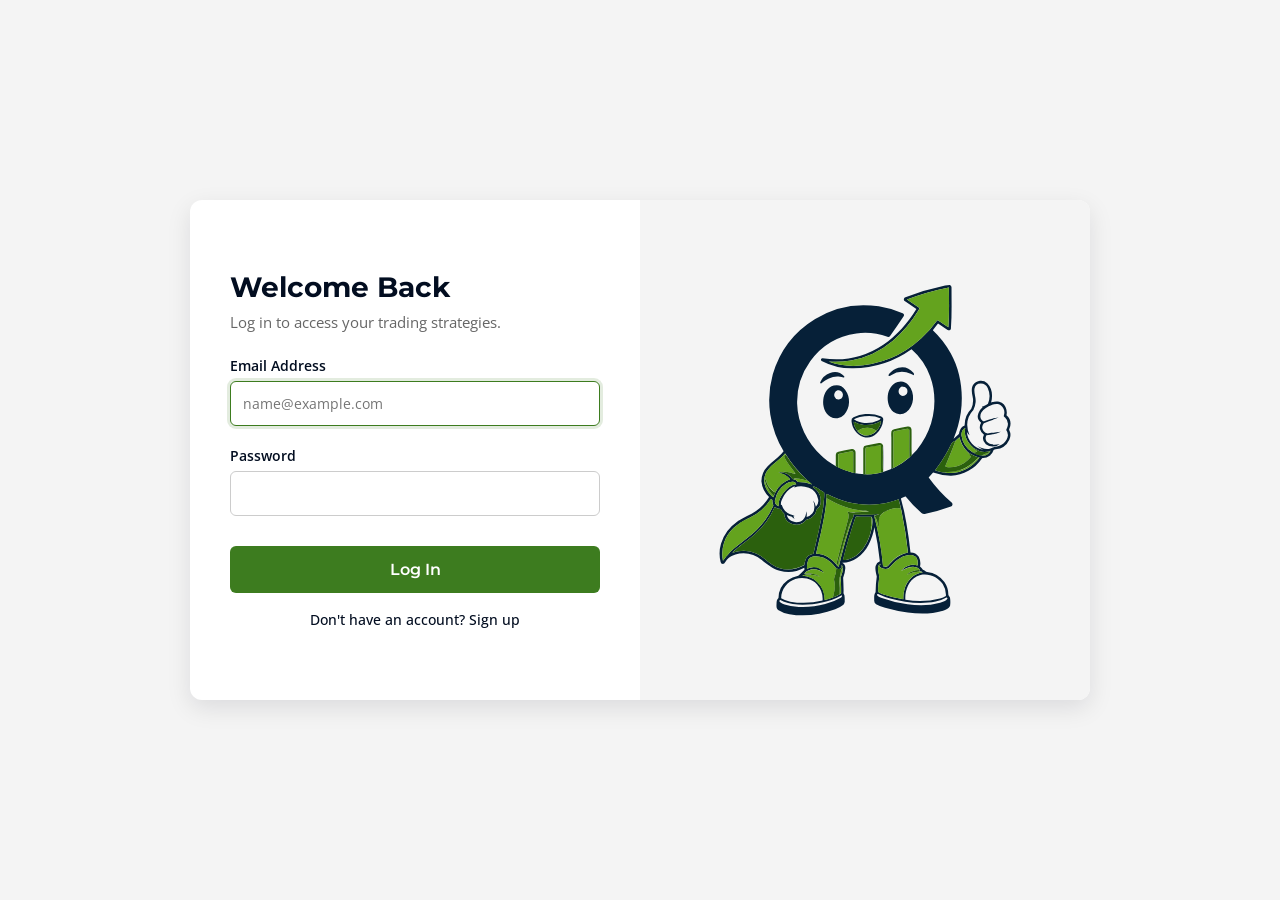
<file: FrontEnd/Auth/login.html>
<!DOCTYPE html>
<html lang="en">
<head>
    <meta charset="UTF-8">
    <meta name="viewport" content="width=device-width, initial-scale=1.0">
    <title>QuantEase | Log in</title>
    
    <!-- Import Montserrat and Open Sans from Google Fonts -->
    <link rel="preconnect" href="https://fonts.googleapis.com">
    <link rel="preconnect" href="https://fonts.gstatic.com" crossorigin>
    <link href="https://fonts.googleapis.com/css2?family=Montserrat:wght@600;700&family=Open+Sans:wght@400;500;600&display=swap" rel="stylesheet">

    <style>
        /* Color Palette & Typography */
        :root {
            --bg-color: #f4f4f4;
            --primary-color: #020d20;
            --secondary-color: #3d7c1f;
            --error-color: #d32f2f;
            --card-bg: #ffffff;
            --text-color: #333333;
        }

        * {
            box-sizing: border-box;
            margin: 0;
            padding: 0;
        }

        body {
            background-color: var(--bg-color);
            font-family: 'Open Sans', sans-serif;
            color: var(--text-color);
            display: flex;
            justify-content: center;
            align-items: center;
            min-height: 100vh;
            padding: 20px;
        }

        h1, h2, h3 {
            font-family: 'Montserrat', sans-serif;
            color: var(--primary-color);
        }

        /* Card Layout */
        .login-card {
            display: flex;
            background-color: var(--card-bg);
            border-radius: 12px;
            box-shadow: 0 8px 24px rgba(2, 13, 32, 0.1);
            overflow: hidden;
            width: 100%;
            max-width: 900px;
            min-height: 500px;
        }

        /* Left Half: Form */
        .form-section {
            flex: 1;
            padding: 40px;
            display: flex;
            flex-direction: column;
            justify-content: center;
        }

        .form-section h2 {
            margin-bottom: 8px;
            font-size: 28px;
        }

        .form-section p.subtitle {
            margin-bottom: 24px;
            color: #666;
            font-size: 15px;
        }

        .input-group {
            display: flex;
            flex-direction: column;
            margin-bottom: 20px;
        }

        .input-group label {
            font-size: 14px;
            font-weight: 600;
            margin-bottom: 6px;
            color: var(--primary-color);
        }

        .input-group input {
            padding: 12px;
            border: 1px solid #ccc;
            border-radius: 6px;
            font-family: 'Open Sans', sans-serif;
            font-size: 14px;
            transition: border-color 0.3s ease;
        }

        .input-group input:focus {
            outline: none;
            border-color: var(--secondary-color);
            box-shadow: 0 0 0 3px rgba(61, 124, 31, 0.14);
        }

        button.login-btn {
            width: 100%;
            padding: 14px;
            background-color: var(--secondary-color);
            color: white;
            border: none;
            border-radius: 6px;
            font-family: 'Montserrat', sans-serif;
            font-size: 16px;
            font-weight: 600;
            cursor: pointer;
            transition: background-color 0.3s ease;
            margin-top: 10px;
        }

        button.login-btn:hover {
            background-color: #2e5e17;
        }

        .reset-link-container {
            text-align: center;
            margin-top: 15px;
        }

        .reset-link-container a {
            color: var(--primary-color);
            text-decoration: none;
            font-size: 14px;
            font-weight: 500;
            transition: color 0.3s ease;
        }

        .reset-link-container a:hover {
            color: var(--secondary-color);
            text-decoration: underline;
        }

        /* Error Message Container */
        #error-message {
            display: none;
            color: var(--error-color);
            background-color: #fdeaea;
            border-left: 4px solid var(--error-color);
            padding: 10px;
            margin-bottom: 20px;
            font-size: 14px;
            border-radius: 4px;
        }

        /* Right Half: Mascot */
        .mascot-section {
            flex: 1;
            background-color: var(--bg-color);
            display: flex;
            justify-content: center;
            align-items: center;
            padding: 40px;
        }

        .mascot-section img {
            max-width: 80%;
            height: auto;
        }

        /* Mobile Responsiveness */
        @media (max-width: 768px) {
            .login-card {
                flex-direction: column-reverse;
            }
            .mascot-section {
                padding: 20px;
                min-height: 200px;
            }
        }
    </style>
</head>
<body>

    <div class="login-card">
        <!-- Left Half: Login Form -->
        <div class="form-section">
            <h2>Welcome Back</h2>
            <p class="subtitle">Log in to access your trading strategies.</p>

            <div id="error-message" role="alert" aria-live="polite"></div>

            <form id="loginForm">
                <div class="input-group">
                    <label for="email">Email Address</label>
                    <input type="email" id="email" name="email" required placeholder="name@example.com" autocomplete="email" autofocus>
                </div>
                
                <div class="input-group">
                    <label for="password">Password</label>
                    <input type="password" id="password" name="password" required autocomplete="current-password">
                </div>
                
                <button type="submit" class="login-btn" id="submitBtn">Log In</button>
                
                <div class="reset-link-container">
                    <a href="register.html">Don't have an account? Sign up</a>
                </div>
            </form>
        </div>

        <!-- Right Half: Mascot -->
        <div class="mascot-section">
            <img src="../mascot.svg" alt="QuantEase mascot">
        </div>
    </div>

<script>
        const token = localStorage.getItem('access_token');
        if (token) {
            // If token exists, redirect to dashboard
            window.location.href = '../dashboard.html';
        }
        document.getElementById('loginForm').addEventListener('submit', async function(event) {
            // Prevent standard form submission
            event.preventDefault();

            // Setup UI states
            const errorDiv = document.getElementById('error-message');
            const submitBtn = document.getElementById('submitBtn');
            errorDiv.style.display = 'none';
            submitBtn.textContent = 'Logging in...';
            submitBtn.disabled = true;

            // Gather inputs
            const payload = {
                email: document.getElementById('email').value,
                password: document.getElementById('password').value
            };

            try {
                // Send JSON request to local FastAPI backend
                const response = await fetch('http://127.0.0.1:8000/login', {
                    method: 'POST',
                    headers: {
                        'Content-Type': 'application/json'
                    },
                    body: JSON.stringify(payload)
                });

                const responseData = await response.json();

                if (response.status === 200) {
                    if (!responseData.access_token) {
                        throw new Error('Login succeeded but no access token was returned.');
                    }

                    // Keep the access token for authenticated dashboard/backtest requests.
                    localStorage.setItem('access_token', responseData.access_token);
                    window.location.href = '../dashboard.html';
                } else {
                    // Handle failure statuses (500, 401, 404, etc.)
                    const errorMessage = responseData.detail || responseData.message || 'Login failed. Please check your credentials and try again.';
                    
                    errorDiv.textContent = errorMessage;
                    errorDiv.style.display = 'block';
                }
            } catch (error) {
                // Handle network/connection errors
                errorDiv.textContent = error.message || 'Network error. Could not connect to the backend server.';
                errorDiv.style.display = 'block';
            } finally {
                // Restore button state
                submitBtn.textContent = 'Log In';
                submitBtn.disabled = false;
            }
        });
    </script>

</body>
</html>
</file>
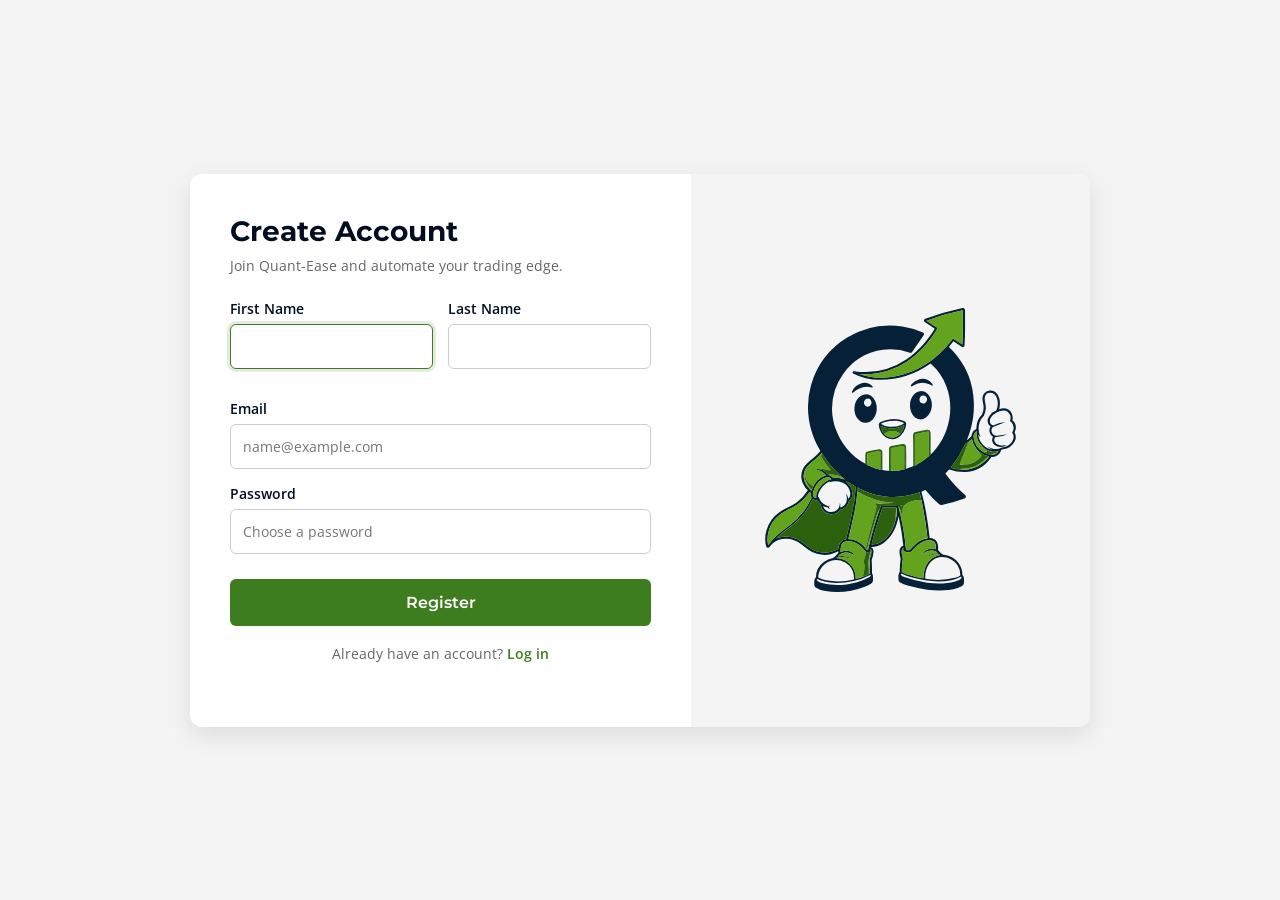
<file: FrontEnd/Auth/register.html>
<!DOCTYPE html>
<html lang="en">
<head>
    <meta charset="UTF-8">
    <meta name="viewport" content="width=device-width, initial-scale=1.0">
    <title>QuantEase | Create account</title>
    
    <!-- Import Montserrat and Open Sans from Google Fonts -->
    <link rel="preconnect" href="https://fonts.googleapis.com">
    <link rel="preconnect" href="https://fonts.gstatic.com" crossorigin>
    <link href="https://fonts.googleapis.com/css2?family=Montserrat:wght@600;700&family=Open+Sans:wght@400;500;600&display=swap" rel="stylesheet">

    <style>
        /* Color Palette & Typography */
        :root {
            --bg-color: #f4f4f4;
            --primary-color: #020d20;
            --secondary-color: #3d7c1f;
            --error-color: #d32f2f;
            --card-bg: #ffffff;
            --text-color: #333333;
        }

        * {
            box-sizing: border-box;
            margin: 0;
            padding: 0;
        }

        body {
            background-color: var(--bg-color);
            font-family: 'Open Sans', sans-serif;
            color: var(--text-color);
            display: flex;
            justify-content: center;
            align-items: center;
            min-height: 100vh;
            padding: 20px;
        }

        h1, h2, h3 {
            font-family: 'Montserrat', sans-serif;
            color: var(--primary-color);
        }

        /* Card Layout */
        .register-card {
            display: flex;
            background-color: var(--card-bg);
            border-radius: 12px;
            box-shadow: 0 8px 24px rgba(2, 13, 32, 0.1);
            overflow: hidden;
            width: 100%;
            max-width: 900px;
            min-height: 500px;
        }

        /* Left Half: Form */
        .form-section {
            flex: 1;
            padding: 40px;
            display: flex;
            flex-direction: column;
            justify-content: center;
        }

        .form-section h2 {
            margin-bottom: 8px;
            font-size: 28px;
        }

        .form-section p {
            margin-bottom: 24px;
            color: #666;
            font-size: 14px;
        }

        .form-row {
            display: flex;
            gap: 15px;
            margin-bottom: 15px;
        }

        .input-group {
            flex: 1;
            display: flex;
            flex-direction: column;
            margin-bottom: 15px;
        }

        .input-group label {
            font-size: 14px;
            font-weight: 600;
            margin-bottom: 6px;
            color: var(--primary-color);
        }

        .input-group input {
            padding: 12px;
            border: 1px solid #ccc;
            border-radius: 6px;
            font-family: 'Open Sans', sans-serif;
            font-size: 14px;
            transition: border-color 0.3s ease;
        }

        .input-group input:focus {
            outline: none;
            border-color: var(--secondary-color);
            box-shadow: 0 0 0 3px rgba(61, 124, 31, 0.14);
        }

        button.register-btn {
            width: 100%;
            padding: 14px;
            background-color: var(--secondary-color);
            color: white;
            border: none;
            border-radius: 6px;
            font-family: 'Montserrat', sans-serif;
            font-size: 16px;
            font-weight: 600;
            cursor: pointer;
            transition: background-color 0.3s ease;
            margin-top: 10px;
        }

        button.register-btn:hover {
            background-color: #2e5e17; /* A slightly darker shade of secondary */
        }

        .login-link {
            margin-top: 18px;
            text-align: center;
            color: #666;
            font-size: 14px;
        }

        .login-link a { color: var(--secondary-color); font-weight: 600; text-decoration: none; }
        .login-link a:hover { text-decoration: underline; }

        /* Error Message Container */
        #error-message {
            display: none;
            color: var(--error-color);
            background-color: #fdeaea;
            border-left: 4px solid var(--error-color);
            padding: 10px;
            margin-bottom: 20px;
            font-size: 14px;
            border-radius: 4px;
        }

        /* Right Half: Mascot */
        .mascot-section {
            flex: 1;
            background-color: var(--bg-color);
            display: flex;
            justify-content: center;
            align-items: center;
            padding: 40px;
        }

        .mascot-section img {
            max-width: 80%;
            height: auto;
        }

        /* Mobile Responsiveness */
        @media (max-width: 768px) {
            .register-card {
                flex-direction: column-reverse; /* Form on top, mascot on bottom for mobile */
            }
            .form-row {
                flex-direction: column;
                gap: 0;
            }
            .mascot-section {
                padding: 20px;
            }
        }
    </style>
</head>
<body>

    <div class="register-card">
        <!-- Left Half: Registration Form -->
        <div class="form-section">
            <h2>Create Account</h2>
            <p>Join Quant-Ease and automate your trading edge.</p>

            <div id="error-message" role="alert" aria-live="polite"></div>

            <form id="registerForm" type = "submit" method = "POST">
                <div class="form-row">
                    <div class="input-group">
                        <label for="firstname">First Name</label>
                        <input type="text" id="firstname" name="firstname" required autocomplete="given-name" autofocus>
                    </div>
                    <div class="input-group">
                        <label for="lastname">Last Name</label>
                        <input type="text" id="lastname" name="lastname" required autocomplete="family-name">
                    </div>
                </div>
                
                <div class="input-group">
                    <label for="email">Email</label>
                    <input type="email" id="email" name="email" required autocomplete="email" placeholder="name@example.com">
                </div>
                
                <div class="input-group">
                    <label for="password">Password</label>
                    <input type="password" id="password" name="password" required autocomplete="new-password" placeholder="Choose a password">
                </div>
                
                <button type="submit" class="register-btn" id="submitBtn">Register</button>
                <p class="login-link">Already have an account? <a href="login.html">Log in</a></p>
            </form>
        </div>

        <!-- Right Half: Mascot -->
        <div class="mascot-section">
            <img src="../mascot.svg" alt="QuantEase mascot">
        </div>
    </div>

    <script>
        document.getElementById('registerForm').addEventListener('submit', async function(event) {
            // Prevent the default HTML form submission
            event.preventDefault();

            // Clear previous errors and update button state
            const errorDiv = document.getElementById('error-message');
            const submitBtn = document.getElementById('submitBtn');
            errorDiv.style.display = 'none';
            submitBtn.textContent = 'Processing...';
            submitBtn.disabled = true;

            // Gather data from the form
            const formData = {
                f_name: document.getElementById('firstname').value,
                l_name: document.getElementById('lastname').value,
                email: document.getElementById('email').value,
                password: document.getElementById('password').value
            };

            try {
                // Send JSON request to FastAPI endpoint
                const response = await fetch('http://127.0.0.1:8000/register', {
                    method: 'POST',
                    headers: {
                        'Content-Type': 'application/json'
                    },
                    body: JSON.stringify(formData)
                });

                if (response.ok){
                    // Success! Redirect to the verification page
                    window.location.href = 'login.html';
                } else {
                    // Handle failure (e.g., email already exists, weak password)
                    // FastAPI typically returns errors in a "detail" key
                    const errorData = await response.json();
                    const errorMessage = errorData.detail || errorData.message || 'Registration failed. Please try again.';
                    
                    errorDiv.textContent = errorMessage;
                    errorDiv.style.display = 'block';
                }
            } catch (error) {
                // Handle network errors (e.g., backend is down)
                errorDiv.textContent = 'Network error. Please ensure the server is running and try again.';
                errorDiv.style.display = 'block';
            } finally {
                // Reset button state
                submitBtn.textContent = 'Register';
                submitBtn.disabled = false;
            }
        });
    </script>

</body>
</html>
</file>
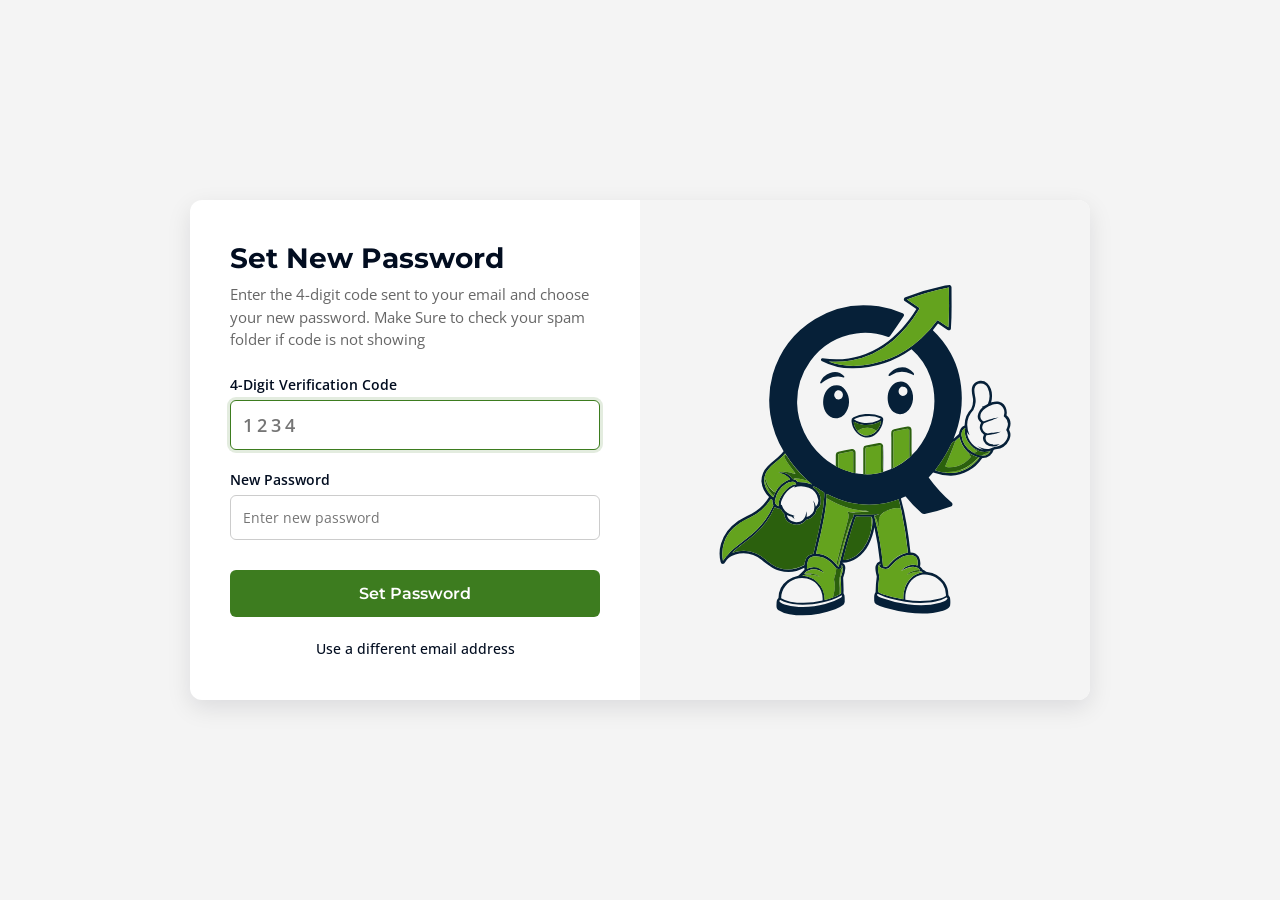
<file: FrontEnd/Auth/reset_password.html>
<!DOCTYPE html>
<html lang="en">
<head>
    <meta charset="UTF-8">
    <meta name="viewport" content="width=device-width, initial-scale=1.0">
    <title>QuantEase | Set new password</title>
    
    <!-- Import Montserrat and Open Sans from Google Fonts -->
    <link rel="preconnect" href="https://fonts.googleapis.com">
    <link rel="preconnect" href="https://fonts.gstatic.com" crossorigin>
    <link href="https://fonts.googleapis.com/css2?family=Montserrat:wght@600;700&family=Open+Sans:wght@400;500;600&display=swap" rel="stylesheet">

    <style>
        /* Color Palette & Typography */
        :root {
            --bg-color: #f4f4f4;
            --primary-color: #020d20;
            --secondary-color: #3d7c1f;
            --error-color: #d32f2f;
            --card-bg: #ffffff;
            --text-color: #333333;
        }

        * {
            box-sizing: border-box;
            margin: 0;
            padding: 0;
        }

        body {
            background-color: var(--bg-color);
            font-family: 'Open Sans', sans-serif;
            color: var(--text-color);
            display: flex;
            justify-content: center;
            align-items: center;
            min-height: 100vh;
            padding: 20px;
        }

        h1, h2, h3 {
            font-family: 'Montserrat', sans-serif;
            color: var(--primary-color);
        }

        /* Card Layout */
        .reset-card {
            display: flex;
            background-color: var(--card-bg);
            border-radius: 12px;
            box-shadow: 0 8px 24px rgba(2, 13, 32, 0.1);
            overflow: hidden;
            width: 100%;
            max-width: 900px;
            min-height: 500px;
        }

        /* Left Half: Form */
        .form-section {
            flex: 1;
            padding: 40px;
            display: flex;
            flex-direction: column;
            justify-content: center;
        }

        .form-section h2 {
            margin-bottom: 8px;
            font-size: 28px;
        }

        .form-section p.subtitle {
            margin-bottom: 24px;
            color: #666;
            font-size: 15px;
            line-height: 1.5;
        }

        .input-group {
            display: flex;
            flex-direction: column;
            margin-bottom: 20px;
        }

        .input-group label {
            font-size: 14px;
            font-weight: 600;
            margin-bottom: 6px;
            color: var(--primary-color);
        }

        .input-group input {
            padding: 12px;
            border: 1px solid #ccc;
            border-radius: 6px;
            font-family: 'Open Sans', sans-serif;
            font-size: 14px;
            transition: border-color 0.3s ease;
        }

        .input-group input:focus {
            outline: none;
            border-color: var(--secondary-color);
            box-shadow: 0 0 0 3px rgba(61, 124, 31, 0.14);
        }

        .input-group input#code {
            letter-spacing: 4px;
            font-size: 18px;
            font-weight: 600;
        }

        button.set-pass-btn {
            width: 100%;
            padding: 14px;
            background-color: var(--secondary-color);
            color: white;
            border: none;
            border-radius: 6px;
            font-family: 'Montserrat', sans-serif;
            font-size: 16px;
            font-weight: 600;
            cursor: pointer;
            transition: background-color 0.3s ease;
            margin-top: 10px;
        }

        button.set-pass-btn:hover {
            background-color: #2e5e17;
        }

        .back-link {
            text-align: center;
            margin-top: 20px;
        }

        .back-link a {
            color: var(--primary-color);
            text-decoration: none;
            font-size: 14px;
            font-weight: 500;
            transition: color 0.3s ease;
        }

        .back-link a:hover { color: var(--secondary-color); text-decoration: underline; }

        /* Error Message Container */
        #error-message {
            display: none;
            color: var(--error-color);
            background-color: #fdeaea;
            border-left: 4px solid var(--error-color);
            padding: 10px;
            margin-bottom: 20px;
            font-size: 14px;
            border-radius: 4px;
        }

        /* Right Half: Mascot */
        .mascot-section {
            flex: 1;
            background-color: var(--bg-color);
            display: flex;
            justify-content: center;
            align-items: center;
            padding: 40px;
        }

        .mascot-section img {
            max-width: 80%;
            height: auto;
        }

        /* Mobile Responsiveness */
        @media (max-width: 768px) {
            .reset-card {
                flex-direction: column-reverse;
            }
            .mascot-section {
                padding: 20px;
                min-height: 200px;
            }
        }
    </style>
</head>
<body>

    <div class="reset-card">
        <!-- Left Half: Set Password Form -->
        <div class="form-section">
            <h2>Set New Password</h2>
            <p class="subtitle">Enter the 4-digit code sent to your email and choose your new password. Make Sure to check your spam folder if code is not showing</p>

            <div id="error-message" role="alert" aria-live="polite"></div>

            <form id="resetPassForm">
                <div class="input-group">
                    <label for="code">4-Digit Verification Code</label>
                    <input type="text" id="code" name="code" required maxlength="4" pattern="\d{4}" placeholder="1234" autocomplete="one-time-code" inputmode="numeric" autofocus>
                </div>

                <div class="input-group">
                    <label for="new_password">New Password</label>
                    <input type="password" id="new_password" name="new_password" required placeholder="Enter new password" autocomplete="new-password">
                </div>
                
                <button type="submit" class="set-pass-btn" id="submitBtn">Set Password</button>
                <div class="back-link"><a href="check_user.html">Use a different email address</a></div>
            </form>
        </div>

        <!-- Right Half: Mascot -->
        <div class="mascot-section">
            <img src="../mascot.svg" alt="QuantEase mascot">
        </div>
    </div>

    <script>
        document.getElementById('resetPassForm').addEventListener('submit', async function(event) {
            // Prevent default browser form submission
            event.preventDefault();

            // Setup UI states
            const errorDiv = document.getElementById('error-message');
            const submitBtn = document.getElementById('submitBtn');
            errorDiv.style.display = 'none';
            submitBtn.textContent = 'Updating...';
            submitBtn.disabled = true;

            // Gather JSON payload
            const payload = {
                code: document.getElementById('code').value,
                new_pass: document.getElementById('new_password').value
            };

            try {
                // Send JSON POST request to local FastAPI backend
                const response = await fetch('http://127.0.0.1:8000/reset_pass', {
                    method: 'PUT',
                    headers: {
                        'Content-Type': 'application/json'
                    },
                    body: JSON.stringify(payload)
                });

                if (response.status === 200) {
                    // Success! Redirect user to login page
                    window.location.href = 'login.html';
                } else {
                    // Handle server errors (400, 401, 500, etc.)
                    const errorData = await response.json();
                    const errorMessage = errorData.detail || errorData.message || 'Failed to reset password. Please check your verification code.';
                    
                    errorDiv.textContent = errorMessage;
                    errorDiv.style.display = 'block';
                }
            } catch (error) {
                // Handle network error
                errorDiv.textContent = 'Network error. Could not connect to the backend server.';
                errorDiv.style.display = 'block';
            } finally {
                // Restore button state
                submitBtn.textContent = 'Set Password';
                submitBtn.disabled = false;
            }
        });
    </script>

</body>
</html>
</file>
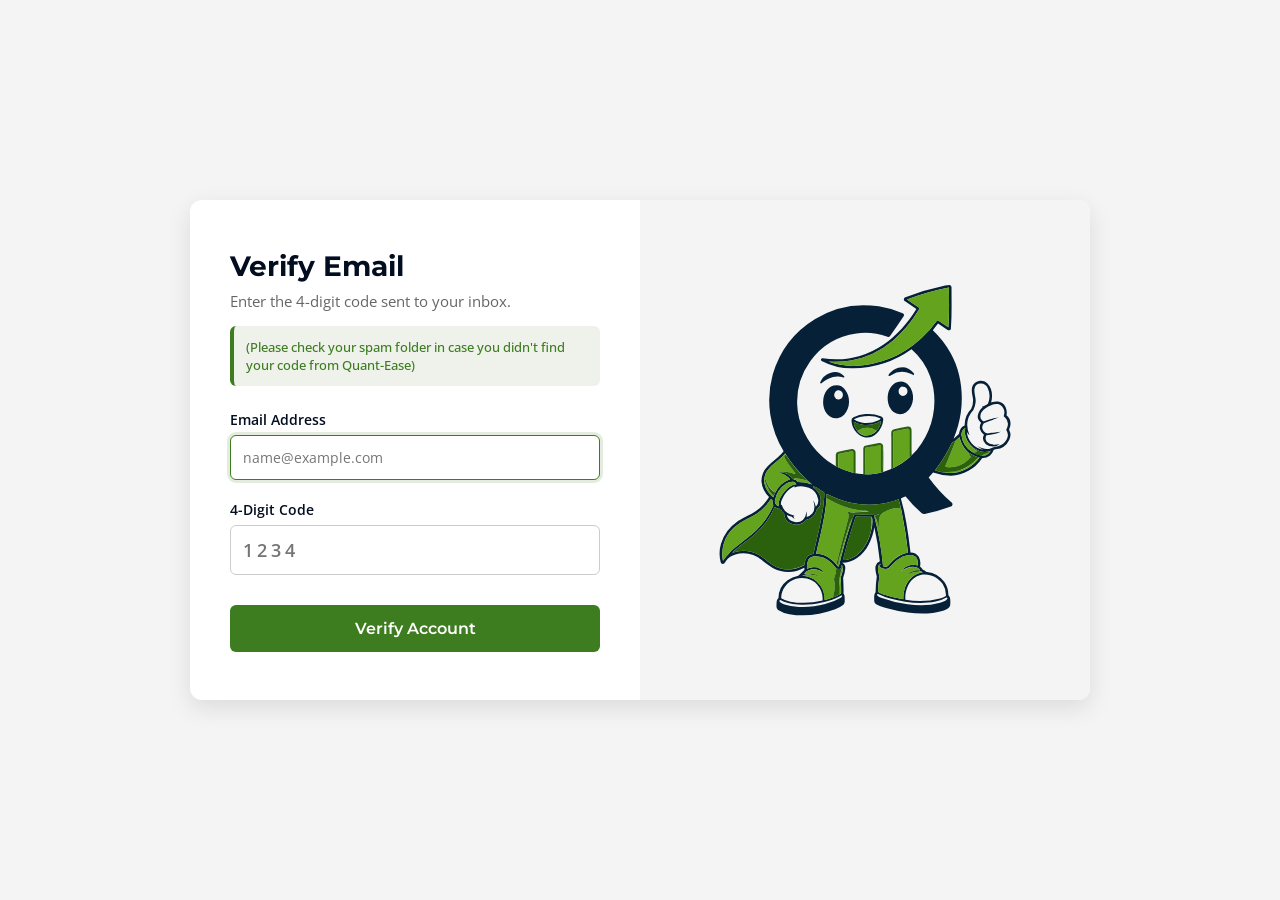
<file: FrontEnd/Auth/verify_email.html>
<!DOCTYPE html>
<html lang="en">
<head>
    <meta charset="UTF-8">
    <meta name="viewport" content="width=device-width, initial-scale=1.0">
    <title>QuantEase | Verify email</title>
    
    <!-- Import Montserrat and Open Sans from Google Fonts -->
    <link rel="preconnect" href="https://fonts.googleapis.com">
    <link rel="preconnect" href="https://fonts.gstatic.com" crossorigin>
    <link href="https://fonts.googleapis.com/css2?family=Montserrat:wght@600;700&family=Open+Sans:wght@400;500;600&display=swap" rel="stylesheet">

    <style>
        /* Color Palette & Typography */
        :root {
            --bg-color: #f4f4f4;
            --primary-color: #020d20;
            --secondary-color: #3d7c1f;
            --error-color: #d32f2f;
            --card-bg: #ffffff;
            --text-color: #333333;
        }

        * {
            box-sizing: border-box;
            margin: 0;
            padding: 0;
        }

        body {
            background-color: var(--bg-color);
            font-family: 'Open Sans', sans-serif;
            color: var(--text-color);
            display: flex;
            justify-content: center;
            align-items: center;
            min-height: 100vh;
            padding: 20px;
        }

        h1, h2, h3 {
            font-family: 'Montserrat', sans-serif;
            color: var(--primary-color);
        }

        /* Card Layout */
        .verify-card {
            display: flex;
            background-color: var(--card-bg);
            border-radius: 12px;
            box-shadow: 0 8px 24px rgba(2, 13, 32, 0.1);
            overflow: hidden;
            width: 100%;
            max-width: 900px;
            min-height: 500px;
        }

        /* Left Half: Form */
        .form-section {
            flex: 1;
            padding: 40px;
            display: flex;
            flex-direction: column;
            justify-content: center;
        }

        .form-section h2 {
            margin-bottom: 8px;
            font-size: 28px;
        }

        .form-section p.subtitle {
            margin-bottom: 15px;
            color: #666;
            font-size: 15px;
        }

        .spam-notice {
            background-color: #eef2eb;
            color: var(--secondary-color);
            padding: 12px;
            border-radius: 6px;
            font-size: 13px;
            margin-bottom: 24px;
            border-left: 4px solid var(--secondary-color);
            font-weight: 500;
        }

        .input-group {
            display: flex;
            flex-direction: column;
            margin-bottom: 20px;
        }

        .input-group label {
            font-size: 14px;
            font-weight: 600;
            margin-bottom: 6px;
            color: var(--primary-color);
        }

        .input-group input {
            padding: 12px;
            border: 1px solid #ccc;
            border-radius: 6px;
            font-family: 'Open Sans', sans-serif;
            font-size: 14px;
            transition: border-color 0.3s ease;
        }

        .input-group input:focus {
            outline: none;
            border-color: var(--secondary-color);
            box-shadow: 0 0 0 3px rgba(61, 124, 31, 0.14);
        }

        .input-group input#code {
            letter-spacing: 4px;
            font-size: 18px;
            font-weight: 600;
        }

        button.verify-btn {
            width: 100%;
            padding: 14px;
            background-color: var(--secondary-color);
            color: white;
            border: none;
            border-radius: 6px;
            font-family: 'Montserrat', sans-serif;
            font-size: 16px;
            font-weight: 600;
            cursor: pointer;
            transition: background-color 0.3s ease;
            margin-top: 10px;
        }

        button.verify-btn:hover {
            background-color: #2e5e17;
        }

        /* Error Message Container */
        #error-message {
            display: none;
            color: var(--error-color);
            background-color: #fdeaea;
            border-left: 4px solid var(--error-color);
            padding: 10px;
            margin-bottom: 20px;
            font-size: 14px;
            border-radius: 4px;
        }

        /* Right Half: Mascot */
        .mascot-section {
            flex: 1;
            background-color: var(--bg-color);
            display: flex;
            justify-content: center;
            align-items: center;
            padding: 40px;
        }

        .mascot-section img {
            max-width: 80%;
            height: auto;
        }

        /* Mobile Responsiveness */
        @media (max-width: 768px) {
            .verify-card {
                flex-direction: column-reverse;
            }
            .mascot-section {
                padding: 20px;
                min-height: 200px;
            }
        }
    </style>
</head>
<body>

    <div class="verify-card">
        <!-- Left Half: Verification Form -->
        <div class="form-section">
            <h2>Verify Email</h2>
            <p class="subtitle">Enter the 4-digit code sent to your inbox.</p>

            <div class="spam-notice">
                (Please check your spam folder in case you didn't find your code from Quant-Ease)
            </div>

            <div id="error-message" role="alert" aria-live="polite"></div>

            <form id="verifyForm">
                <div class="input-group">
                    <label for="email">Email Address</label>
                    <input type="email" id="email" name="email" required placeholder="name@example.com" autocomplete="email" autofocus>
                </div>
                
                <div class="input-group">
                    <label for="code">4-Digit Code</label>
                    <input type="text" id="code" name="code" required maxlength="4" pattern="\d{4}" placeholder="1234" autocomplete="one-time-code">
                </div>
                
                <button type="submit" class="verify-btn" id="submitBtn">Verify Account</button>
            </form>
        </div>

        <!-- Right Half: Mascot -->
        <div class="mascot-section">
            <img src="../mascot.svg" alt="QuantEase mascot">
        </div>
    </div>

    <script>
        document.getElementById('verifyForm').addEventListener('submit', async function(event) {
            // Prevent standard form submission
            event.preventDefault();

            // Setup UI states
            const errorDiv = document.getElementById('error-message');
            const submitBtn = document.getElementById('submitBtn');
            errorDiv.style.display = 'none';
            submitBtn.textContent = 'Verifying...';
            submitBtn.disabled = true;

            // Gather inputs (code is extracted as a string)
            const payload = {
                email: document.getElementById('email').value,
                code: document.getElementById('code').value
            };

            try {
                // Send JSON request to local FastAPI backend
                const response = await fetch('http://127.0.0.1:8000/verify', {
                    method: 'POST',
                    headers: {
                        'Content-Type': 'application/json'
                    },
                    body: JSON.stringify(payload)
                });

                if (response.status === 200) {
                    // Success! Route the user to login
                    window.location.href = 'login.html';
                } else {
                    // Handle 500 or other failure statuses
                    const errorData = await response.json();
                    const errorMessage = errorData.detail || errorData.message || 'Verification failed. Please check your code and try again.';
                    
                    errorDiv.textContent = errorMessage;
                    errorDiv.style.display = 'block';
                }
            } catch (error) {
                // Handle network/connection errors
                errorDiv.textContent = 'Network error. Could not connect to the backend server.';
                errorDiv.style.display = 'block';
            } finally {
                // Restore button state
                submitBtn.textContent = 'Verify Account';
                submitBtn.disabled = false;
            }
        });
    </script>

</body>
</html>
</file>
<file: FrontEnd/styles.css>
:root {
    --navy: #020d20;
    --navy-soft: #071931;
    --green: #64a31e;
    --green-deep: #3d7c1f;
    --paper: #f4f4f4;
    --ink: #102039;
    --muted: #617084;
    --line: #dce2e8;
    --white: #fff
}

* {
    box-sizing: border-box
}

html {
    scroll-behavior: smooth
}

body {
    margin: 0;
    background: var(--paper);
    color: var(--ink);
    font-family: 'Open Sans', sans-serif;
    line-height: 1.55
}

.container {
    width: min(1160px, calc(100% - 48px));
    margin: auto
}

.site-header {
    background: rgba(244, 244, 244, .9);
    backdrop-filter: blur(12px);
    position: sticky;
    top: 0;
    z-index: 10;
    border-bottom: 1px solid rgba(2, 13, 32, .06)
}

.nav {
    height: 78px;
    display: flex;
    align-items: center;
    justify-content: space-between
}

.brand {
    display: inline-flex;
    align-items: center;
    gap: 9px;
    color: var(--navy);
    font: 700 22px/1 Montserrat;
    text-decoration: none;
    letter-spacing: -1.2px
}

.brand img {
    width: 33px;
    height: 33px;
    object-fit: contain
}

.brand span span {
    color: var(--green)
}

.nav-links {
    display: flex;
    align-items: center;
    gap: 27px
}

.nav-links a {
    color: #3a4656;
    text-decoration: none;
    font-size: 14px;
    font-weight: 600
}

.nav-links a:hover,
.text-link:hover {
    color: var(--green)
}

.nav-links .nav-signin {
    margin-left: 12px
}

.button {
    display: inline-flex;
    align-items: center;
    justify-content: center;
    gap: 14px;
    border: 1px solid var(--green);
    background: var(--green);
    border-radius: 7px;
    color: #fff !important;
    font: 700 14px 'Open Sans';
    text-decoration: none;
    transition: .2s transform, .2s background
}

.button:hover {
    background: var(--green-deep);
    transform: translateY(-2px)
}

.button-small {
    padding: 10px 16px
}

.button-large {
    padding: 14px 21px;
    font-size: 15px
}

.nav-toggle {
    display: none;
    border: 0;
    background: transparent;
    padding: 8px
}

.nav-toggle span {
    display: block;
    width: 22px;
    height: 2px;
    margin: 4px;
    background: var(--navy)
}

.hero {
    min-height: 630px;
    display: grid;
    grid-template-columns: 1.02fr .98fr;
    align-items: center;
    gap: 52px;
    padding: 70px 0 85px
}

.eyebrow {
    color: var(--green-deep);
    font-size: 11px;
    font-weight: 800;
    letter-spacing: 1.5px;
    margin: 0 0 17px
}

.live-dot {
    display: inline-block;
    width: 7px;
    height: 7px;
    border-radius: 50%;
    background: var(--green);
    margin-right: 7px
}

.hero h1,
h2,
h3 {
    font-family: Montserrat, sans-serif
}

.hero h1 {
    font-size: clamp(43px, 5vw, 65px);
    letter-spacing: -3.2px;
    line-height: 1.08;
    margin: 0;
    color: var(--navy)
}

.hero h1 em {
    font-style: normal;
    color: var(--green)
}

.hero-text {
    font-size: 17px;
    max-width: 500px;
    color: #526176;
    margin: 25px 0
}

.hero-actions {
    display: flex;
    align-items: center;
    gap: 26px;
    margin-top: 30px
}

.text-link {
    font-size: 14px;
    font-weight: 700;
    color: var(--navy);
    text-decoration: none
}

.text-link span {
    margin-left: 6px;
    color: var(--green);
    font-size: 18px
}

.trust-row {
    display: flex;
    flex-wrap: wrap;
    gap: 14px 21px;
    color: #657184;
    font-size: 12px;
    margin-top: 35px
}

.trust-row span:first-letter {
    color: var(--green)
}

.hero-visual {
    position: relative;
    min-height: 420px;
    display: flex;
    align-items: center
}

.glow {
    position: absolute;
    border-radius: 50%;
    filter: blur(8px)
}

.glow-one {
    width: 280px;
    height: 280px;
    background: #dfeecb;
    right: 0;
    top: 17px
}

.glow-two {
    width: 180px;
    height: 180px;
    background: #d9e8f9;
    left: 0;
    bottom: 0
}

.dashboard-card {
    position: relative;
    width: 100%;
    padding: 25px;
    background: #fff;
    border: 1px solid #e5eaf0;
    border-radius: 14px;
    box-shadow: 0 24px 55px rgba(7, 25, 49, .13)
}

.card-topbar {
    display: flex;
    align-items: flex-start;
    justify-content: space-between;
    gap: 10px
}

.tiny-label {
    display: block;
    color: #7b8796;
    font-size: 9px;
    font-weight: 800;
    letter-spacing: 1px;
    margin-bottom: 3px
}

.card-topbar strong {
    font-size: 14px
}

.status {
    background: #eaf5dd;
    color: #438316;
    border-radius: 30px;
    font-size: 10px;
    font-weight: 700;
    padding: 5px 8px;
    white-space: nowrap
}

.status i {
    display: inline-block;
    background: #5da31a;
    width: 5px;
    height: 5px;
    border-radius: 50%;
    margin-right: 4px
}

.metric-grid {
    display: grid;
    grid-template-columns: repeat(3, 1fr);
    gap: 8px;
    margin: 25px 0
}

.metric-grid div {
    border-left: 2px solid #e8edf1;
    padding-left: 10px
}

.metric-grid span,
.metric-grid small {
    display: block;
    color: #7d8998;
    font-size: 10px
}

.metric-grid strong {
    display: block;
    font-size: 20px;
    letter-spacing: -.8px;
    margin: 2px 0
}

.metric-grid .positive {
    color: #4f9320
}

.chart-head {
    display: flex;
    justify-content: space-between;
    border-top: 1px solid #edf0f4;
    padding-top: 16px;
    color: #778394;
    font-size: 10px
}

.chart-head span:first-child {
    font-size: 12px;
    font-weight: 700;
    color: var(--ink)
}

.chart {
    height: 165px;
    margin-top: 8px
}

.chart svg {
    width: 100%;
    height: 100%;
    overflow: visible
}

.grid {
    stroke: #edf0f3;
    stroke-width: 1
}

.area {
    fill: url(#chartFill)
}

.line {
    fill: none;
    stroke: #5b9d1f;
    stroke-width: 3;
    stroke-linecap: round;
    stroke-linejoin: round
}

.chart-labels {
    display: flex;
    justify-content: space-between;
    color: #8b96a4;
    font-size: 9px
}

.floating-card {
    position: absolute;
    bottom: -31px;
    left: -35px;
    width: 215px;
    background: var(--navy);
    color: #fff;
    padding: 16px 17px;
    border-radius: 10px;
    box-shadow: 0 15px 30px rgba(2, 13, 32, .25)
}

.floating-card .tiny-label {
    color: #9eb0c7
}

.floating-card strong {
    display: block;
    font: 600 13px/1.35 Inter, sans-serif;
    width: 135px
}

.arrow-circle {
    position: absolute;
    right: 16px;
    bottom: 18px;
    width: 25px;
    height: 25px;
    display: grid;
    place-items: center;
    border-radius: 50%;
    background: var(--green);
    font-size: 15px
}

.logos {
    border-top: 1px solid var(--line);
    border-bottom: 1px solid var(--line);
    padding: 21px 0
}

.logos .container,
.logos div div {
    display: flex;
    align-items: center;
    justify-content: space-between
}

.logos span {
    color: #8a95a3;
    font-size: 10px;
    font-weight: 800;
    letter-spacing: 1.1px
}

.logos b {
    font: 700 13px Montserrat;
    letter-spacing: 1px;
    color: #58677b
}

.logos i {
    height: 4px;
    width: 4px;
    border-radius: 50%;
    background: #aeb8c4;
    margin: 0 20px
}

.section {
    padding: 108px 0
}

.section-intro h2,
.feature-band h2,
.cta h2 {
    margin: 0;
    color: var(--navy);
    font-size: clamp(31px, 3.5vw, 46px);
    line-height: 1.16;
    letter-spacing: -2px
}

.steps {
    display: grid;
    grid-template-columns: repeat(3, 1fr);
    gap: 25px;
    margin-top: 60px
}

.steps article {
    background: #fff;
    border-radius: 12px;
    padding: 25px;
    min-height: 240px;
    position: relative;
    border: 1px solid #e4e9ef;
    transition: .2s transform, .2s box-shadow
}

.steps article:hover {
    transform: translateY(-5px);
    box-shadow: 0 13px 28px rgba(2, 13, 32, .08)
}

.step-number {
    color: var(--green);
    font: 700 12px Montserrat
}

.steps h3 {
    font-size: 20px;
    margin: 30px 0 8px
}

.steps p {
    font-size: 13px;
    color: #687588;
    max-width: 260px;
    margin: 0
}

.step-icon {
    position: absolute;
    right: 23px;
    bottom: 21px;
    width: 38px;
    height: 38px;
    display: grid;
    place-items: center;
    border-radius: 9px;
    background: #eef5e7;
    color: var(--green-deep);
    font-size: 24px;
    font-weight: bold
}

.feature-band {
    background: var(--navy);
    color: white;
    padding: 93px 0
}

.feature-layout {
    display: grid;
    grid-template-columns: 1fr 1fr;
    gap: 110px
}

.light {
    color: #92c65a
}

.feature-band h2 {
    color: #fff
}

.feature-copy {
    max-width: 420px;
    color: #b3c0d0;
    font-size: 16px;
    margin: 20px 0 29px
}

.light-link {
    color: #fff
}

.feature-points {
    border-top: 1px solid rgba(255, 255, 255, .2)
}

.feature-points div {
    display: grid;
    grid-template-columns: 43px 1fr;
    gap: 14px;
    padding: 19px 0;
    border-bottom: 1px solid rgba(255, 255, 255, .2)
}

.feature-points span {
    color: #8fc453;
    font: 700 12px Montserrat
}

.feature-points p {
    margin: 0;
    color: #aebccc;
    font-size: 13px
}

.feature-points b {
    display: block;
    color: white;
    font-size: 14px;
    margin-bottom: 3px
}

.insights {
    display: flex;
    justify-content: space-between;
    align-items: end;
    gap: 50px
}

.insight-text {
    max-width: 345px;
    color: #657287;
    font-size: 16px;
    margin: 0 0 5px
}

.cta {
    background: var(--green);
    color: #fff;
    border-radius: 14px;
    margin-bottom: 85px;
    padding: 51px 58px;
    display: flex;
    align-items: center;
    justify-content: space-between
}

.cta .eyebrow {
    color: #e8f7d5
}

.cta h2 {
    color: #fff
}

.button-light {
    background: #fff;
    border-color: #fff;
    color: var(--navy) !important
}

.button-light:hover {
    background: #edf6e4
}

footer {
    background: #fff;
    border-top: 1px solid var(--line)
}

.footer-inner {
    min-height: 95px;
    display: flex;
    align-items: center;
    justify-content: space-between;
    gap: 15px
}

.footer-inner p,
.footer-inner>span {
    color: #748195;
    font-size: 12px;
    margin: 0
}

@media(max-width:800px) {
    .nav-toggle {
        display: block
    }

    .nav-links {
        display: none;
        position: absolute;
        left: 0;
        right: 0;
        top: 78px;
        padding: 20px 24px;
        background: var(--paper);
        border-bottom: 1px solid var(--line);
        flex-direction: column;
        align-items: flex-start;
        gap: 18px
    }

    .nav-links.open {
        display: flex
    }

    .nav-links .nav-signin {
        margin-left: 0
    }

    .hero {
        grid-template-columns: 1fr;
        padding: 58px 0 88px
    }

    .hero-visual {
        max-width: 550px;
        width: calc(100% - 20px);
        margin: 12px 0 0 auto
    }

    .feature-layout {
        grid-template-columns: 1fr;
        gap: 50px
    }

    .insights {
        align-items: start;
        flex-direction: column;
        gap: 24px
    }

    .cta {
        padding: 40px;
        gap: 30px
    }

    .logos .container {
        gap: 15px
    }

    .logos div div {
        flex-wrap: wrap;
        justify-content: flex-start;
        gap: 8px
    }

    .logos i {
        margin: 0 8px
    }
}

@media(max-width:560px) {
    .container {
        width: min(100% - 32px, 1160px)
    }

    .hero {
        padding-top: 45px
    }

    .hero h1 {
        letter-spacing: -2.5px
    }

    .hero-actions {
        align-items: flex-start;
        flex-direction: column;
        gap: 17px
    }

    .trust-row {
        gap: 8px 14px
    }

    .dashboard-card {
        padding: 17px
    }

    .metric-grid strong {
        font-size: 16px
    }

    .floating-card {
        left: -9px
    }

    .logos span {
        display: none
    }

    .steps {
        grid-template-columns: 1fr;
        margin-top: 38px
    }

    .section {
        padding: 75px 0
    }

    .cta {
        margin-bottom: 55px;
        padding: 33px 25px;
        align-items: flex-start;
        flex-direction: column
    }

    .footer-inner {
        padding: 20px 0;
        align-items: flex-start;
        flex-direction: column;
        gap: 9px
    }

    .footer-inner .brand {
        font-size: 18px
    }

    .feature-band {
        padding: 70px 0
    }
}

/* QuantEase precision system: calm surfaces, readable data, and a shared theme. */
:root {
    color-scheme: light;
    --navy: #07172b;
    --navy-soft: #10253e;
    --green: #3d7c1f;
    --green-deep: #2f6818;
    --paper: #f5f7f8;
    --surface: #ffffff;
    --surface-soft: #f0f3f5;
    --ink: #142238;
    --muted: #68778a;
    --line: #dfe5eb;
    --header-bg: rgba(245, 247, 248, .94);
    --shadow: 0 18px 48px rgba(7, 23, 43, .09);
}

html[data-theme="dark"] {
    color-scheme: dark;
    --navy: #e7edf5;
    --navy-soft: #0e1a29;
    --green: #8bc45a;
    --green-deep: #a3d178;
    --paper: #0a111b;
    --surface: #111c2a;
    --surface-soft: #172434;
    --ink: #e7edf5;
    --muted: #9aa9bb;
    --line: #273649;
    --header-bg: rgba(10, 17, 27, .94);
    --shadow: 0 20px 50px rgba(0, 0, 0, .28);
}

html { scroll-behavior: smooth; }

body,
button,
input,
select {
    font-family: Inter, -apple-system, BlinkMacSystemFont, "Segoe UI", sans-serif;
}

body {
    background: var(--paper);
    color: var(--ink);
    transition: background-color .22s ease, color .22s ease;
}

.container { width: min(1180px, calc(100% - 56px)); }

.site-header {
    background: var(--header-bg);
    border-bottom-color: var(--line);
    backdrop-filter: blur(14px);
    -webkit-backdrop-filter: blur(14px);
}

.nav { height: 76px; }

.brand {
    color: var(--ink);
    font: 750 21px/1 Inter, sans-serif;
    letter-spacing: -1.1px;
}

.brand img { width: 34px; height: 34px; }
.brand span span { color: var(--green); }

.nav-links { gap: 25px; }

.nav-links a {
    color: var(--muted);
    font-size: 13px;
    font-weight: 600;
    transition: color .18s ease;
}

.nav-links a:hover,
.text-link:hover { color: var(--green); }

.button {
    border-color: var(--green);
    background: var(--green);
    border-radius: 8px;
    font: 650 13px Inter, sans-serif;
    transition: transform .2s ease, background-color .2s ease, box-shadow .2s ease;
}

.button:hover {
    background: var(--green-deep);
    box-shadow: 0 8px 18px rgba(61, 124, 31, .18);
    transform: translateY(-1px);
}

.button-small { padding: 10px 15px; }
.button-large { padding: 14px 20px; }

.theme-toggle {
    display: inline-flex;
    align-items: center;
    justify-content: center;
    gap: 8px;
    min-height: 38px;
    padding: 0 12px;
    border: 1px solid var(--line);
    border-radius: 8px;
    background: var(--surface);
    color: var(--ink);
    font: 600 12px Inter, sans-serif;
    cursor: pointer;
    transition: border-color .18s ease, background-color .22s ease, color .22s ease, transform .18s ease;
}

.theme-toggle:hover { border-color: var(--green); transform: translateY(-1px); }
.theme-icon { color: var(--green); font-size: 15px; line-height: 1; }
.nav-links .theme-toggle { color: var(--ink); }

.nav-toggle { cursor: pointer; }
.nav-toggle span { background: var(--ink); }

.eyebrow {
    color: var(--green-deep);
    font-size: 10px;
    letter-spacing: 1.25px;
}

.live-dot { background: var(--green); }

.hero {
    min-height: 610px;
    grid-template-columns: 1fr 1fr;
    gap: clamp(42px, 6vw, 84px);
    padding: 76px 0 88px;
}

.hero-copy > .eyebrow,
.hero h1,
.hero-text,
.hero-actions,
.trust-row {
    animation: text-enter .56s cubic-bezier(.2,.75,.25,1) both;
}

.hero h1 { animation-delay: .06s; }
.hero-text { animation-delay: .12s; }
.hero-actions { animation-delay: .18s; }
.trust-row { animation-delay: .24s; }

.hero h1,
h2,
h3 {
    font-family: Inter, -apple-system, BlinkMacSystemFont, "Segoe UI", sans-serif;
}

.hero h1 {
    color: var(--ink);
    font-size: clamp(45px, 5vw, 66px);
    font-weight: 700;
    letter-spacing: -3.4px;
    line-height: 1.04;
}

.hero h1 em { color: var(--green); }
.hero-text { color: var(--muted); font-size: 16px; line-height: 1.75; }
.text-link { color: var(--ink); font-size: 13px; }
.trust-row { color: var(--muted); font-size: 11px; }

.hero-visual { min-height: 400px; animation: visual-enter .7s .1s cubic-bezier(.2,.75,.25,1) both; }
.glow { filter: blur(0); opacity: .72; }
.glow-one { background: color-mix(in srgb, var(--green) 14%, var(--paper)); }
.glow-two { background: color-mix(in srgb, #416c9d 12%, var(--paper)); }

.dashboard-card {
    padding: 24px;
    background: var(--surface);
    border-color: var(--line);
    border-radius: 12px;
    box-shadow: var(--shadow);
    transition: background-color .22s ease, border-color .22s ease;
}

.card-topbar strong,
.metric-grid strong,
.chart-head span:first-child { color: var(--ink); }
.tiny-label, .metric-grid span, .metric-grid small, .chart-head, .chart-labels { color: var(--muted); }
.metric-grid div { border-left-color: var(--line); }
.metric-grid .positive { color: var(--green) !important; }
.chart-head { border-top-color: var(--line); }
.grid { stroke: var(--line); }
.line { stroke: var(--green); }
.status { background: color-mix(in srgb, var(--green) 13%, var(--surface)); color: var(--green-deep); }
.status i { background: var(--green); }

.floating-card {
    background: #07172b;
    box-shadow: 0 16px 34px rgba(7, 23, 43, .2);
}

.logos { border-color: var(--line); }
.logos span { color: var(--muted); }
.logos b { color: var(--muted); font: 650 12px Inter, sans-serif; }
.logos i { background: var(--line); }

.section { padding: 100px 0; }
.section-intro h2, .feature-band h2, .cta h2 {
    color: var(--ink);
    font-size: clamp(32px, 3.5vw, 46px);
    font-weight: 650;
    letter-spacing: -2px;
}

.steps { gap: 16px; margin-top: 48px; }
.steps article {
    min-height: 230px;
    padding: 24px;
    background: var(--surface);
    border: 1px solid var(--line);
    border-radius: 10px;
    transition: transform .2s ease, border-color .2s ease, box-shadow .2s ease, background-color .22s ease;
}

.steps article:hover {
    border-color: color-mix(in srgb, var(--green) 45%, var(--line));
    box-shadow: 0 12px 26px rgba(7, 23, 43, .07);
    transform: translateY(-3px);
}

.step-number, .feature-points span { color: var(--green); font-family: Inter, sans-serif; }
.steps h3 { color: var(--ink); font-size: 18px; font-weight: 650; }
.steps p, .insight-text { color: var(--muted); }
.step-icon { background: color-mix(in srgb, var(--green) 12%, var(--surface)); color: var(--green-deep); }

.feature-band { background: #07172b; padding: 88px 0; }
.feature-band h2 { color: #f5f8fc; }
.feature-copy { color: #a9b7c8; }
.feature-points { border-color: rgba(255,255,255,.16); }
.feature-points div { border-color: rgba(255,255,255,.16); }
.feature-points p { color: #a9b7c8; }
.feature-points b { color: #f5f8fc; font-weight: 650; }
.light-link { color: #f5f8fc; }

.insight-text { max-width: 370px; line-height: 1.75; }
.cta {
    background: var(--green);
    border-radius: 12px;
    margin-bottom: 80px;
    padding: 48px 54px;
}

.cta h2 { color: #fff; }
.button-light { color: #07172b !important; }
.button-light:hover { background: #f2f7ee; }

footer { background: var(--surface); border-top-color: var(--line); }
.footer-inner p, .footer-inner > span { color: var(--muted); }

html[data-theme="dark"] .nav-links a { color: var(--muted); }
html[data-theme="dark"] .nav-links a:hover { color: var(--green); }
html[data-theme="dark"] .button:not(.button-light) { color: #07172b !important; }
html[data-theme="dark"] .dashboard-card { box-shadow: 0 22px 55px rgba(0, 0, 0, .32); }
html[data-theme="dark"] .chart .area { opacity: .6; }
html[data-theme="dark"] .floating-card { background: #1a2a3e; }
html[data-theme="dark"] .steps article:hover { box-shadow: 0 12px 28px rgba(0, 0, 0, .25); }
html[data-theme="dark"] .feature-band { background: #050b13; }
html[data-theme="dark"] .cta { background: #2d6418; }
html[data-theme="dark"] .cta .eyebrow { color: #d9efc7; }
html[data-theme="dark"] .button-light { background: #edf3e8; }

:focus-visible {
    outline: 3px solid color-mix(in srgb, var(--green) 55%, transparent);
    outline-offset: 3px;
}

@keyframes text-enter {
    from { opacity: 0; transform: translateY(10px); }
    to { opacity: 1; transform: translateY(0); }
}

@keyframes visual-enter {
    from { opacity: 0; transform: translateY(12px) scale(.99); }
    to { opacity: 1; transform: translateY(0) scale(1); }
}

@media (max-width: 800px) {
    .container { width: min(100% - 40px, 1180px); }
    .nav-links {
        background: var(--surface);
        border-color: var(--line);
        box-shadow: var(--shadow);
    }
    .nav-links .theme-toggle { margin-top: 2px; }
    .hero { gap: 35px; padding: 58px 0 78px; }
    .hero-visual { min-height: 360px; }
    .feature-layout { gap: 46px; }
    .section { padding: 80px 0; }
}

@media (max-width: 560px) {
    .container { width: min(100% - 32px, 1180px); }
    .nav { height: 68px; }
    .nav-links { top: 68px; }
    .hero { padding: 45px 0 75px; }
    .hero h1 { font-size: clamp(42px, 12vw, 56px); letter-spacing: -2.7px; }
    .hero-text { font-size: 15px; }
    .hero-visual { min-height: 315px; width: calc(100% - 8px); }
    .dashboard-card { padding: 17px; }
    .metric-grid { gap: 7px; margin: 20px 0; }
    .metric-grid strong { font-size: 16px; }
    .floating-card { left: -8px; bottom: -30px; }
    .logos .container { align-items: flex-start; }
    .logos div div { justify-content: flex-start; }
    .section { padding: 70px 0; }
    .steps { margin-top: 34px; }
    .cta { margin-bottom: 52px; padding: 32px 24px; }
}

@media (prefers-reduced-motion: reduce) {
    *, *::before, *::after {
        scroll-behavior: auto !important;
        animation-duration: .01ms !important;
        animation-iteration-count: 1 !important;
        transition-duration: .01ms !important;
    }
}
</file>
